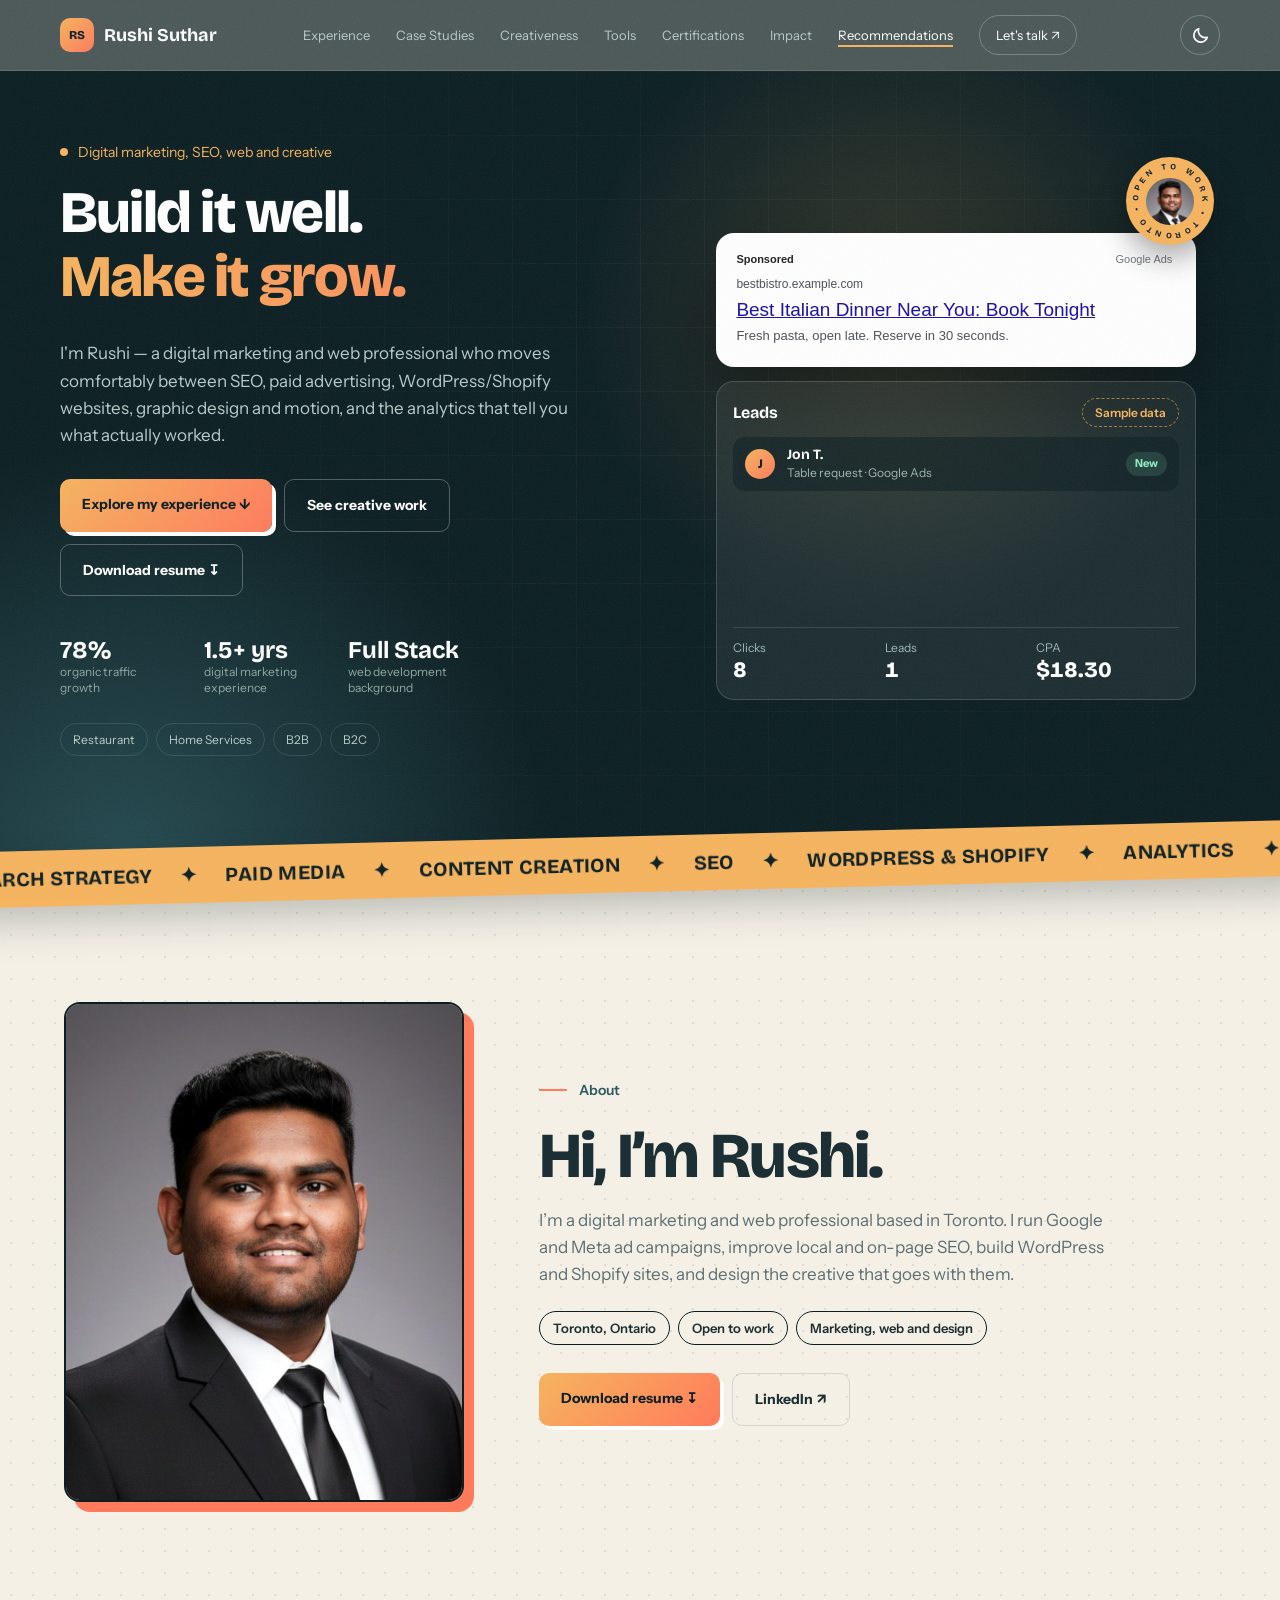
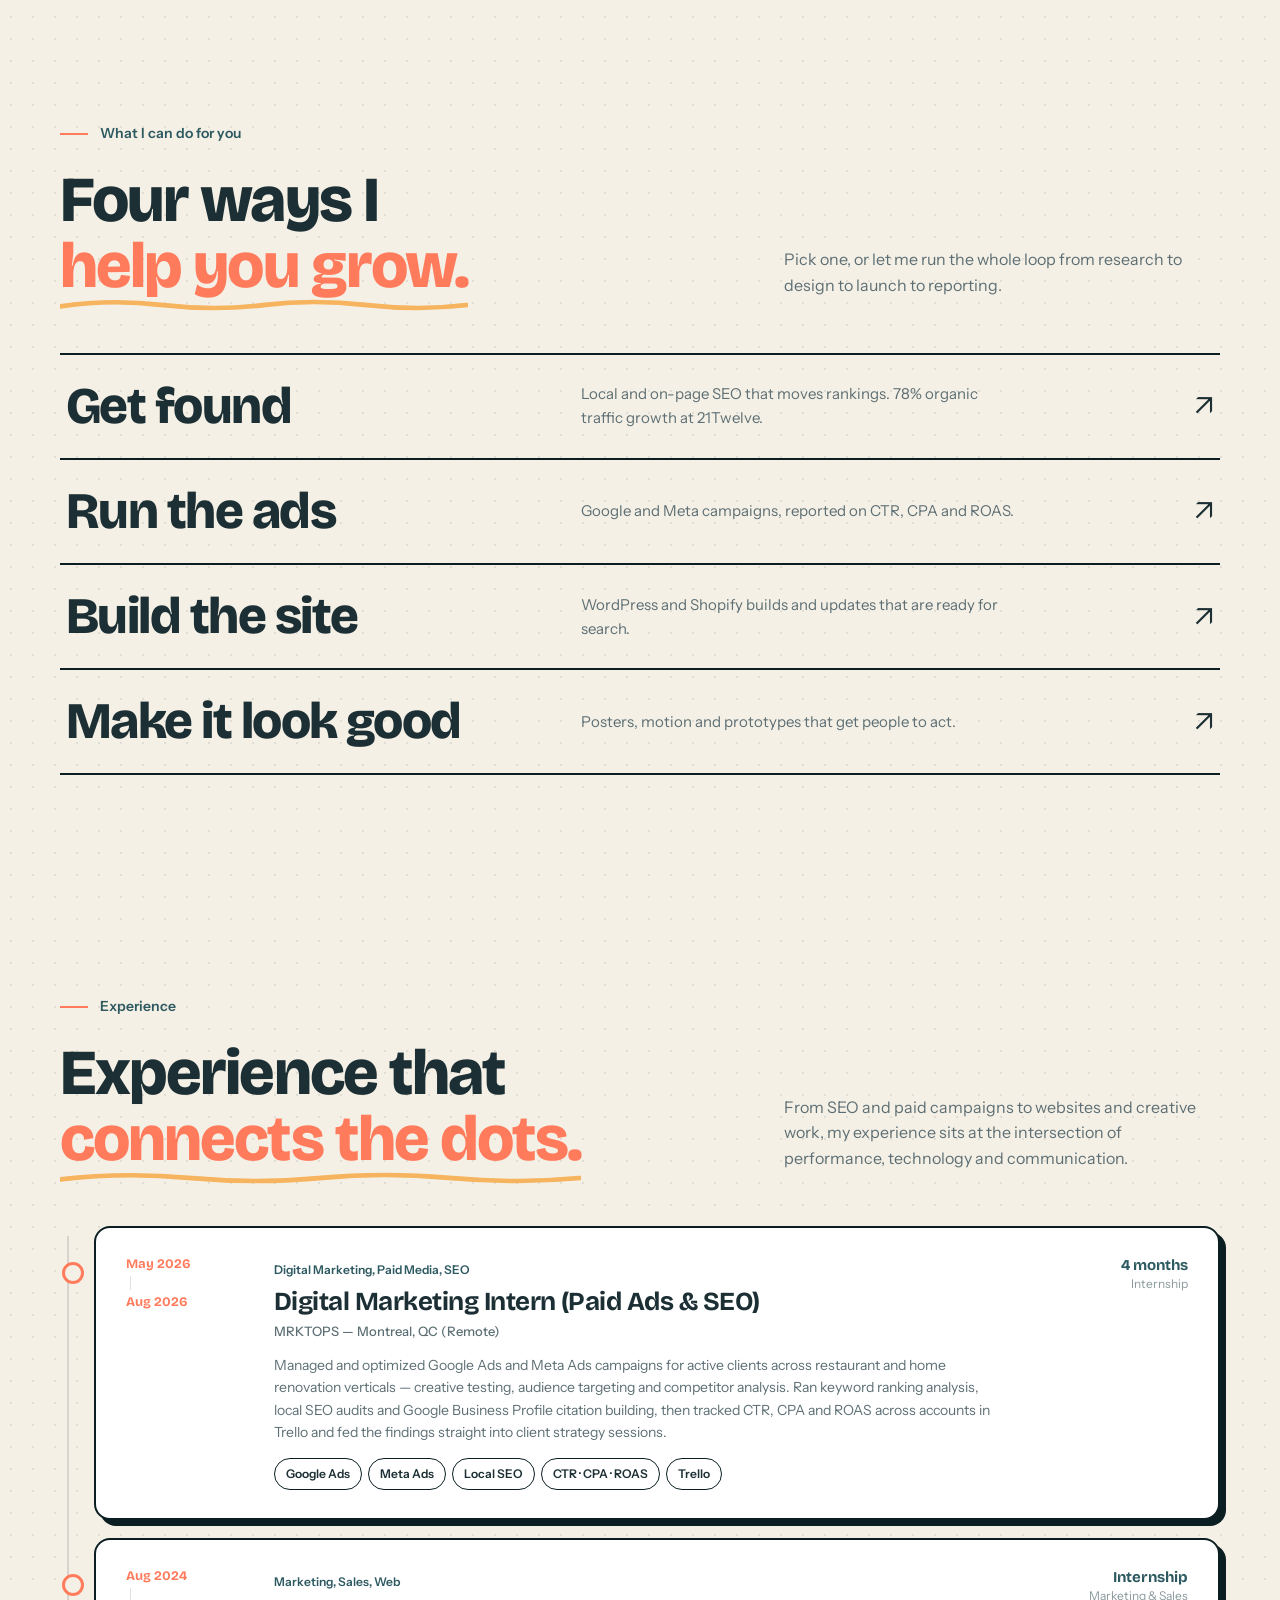
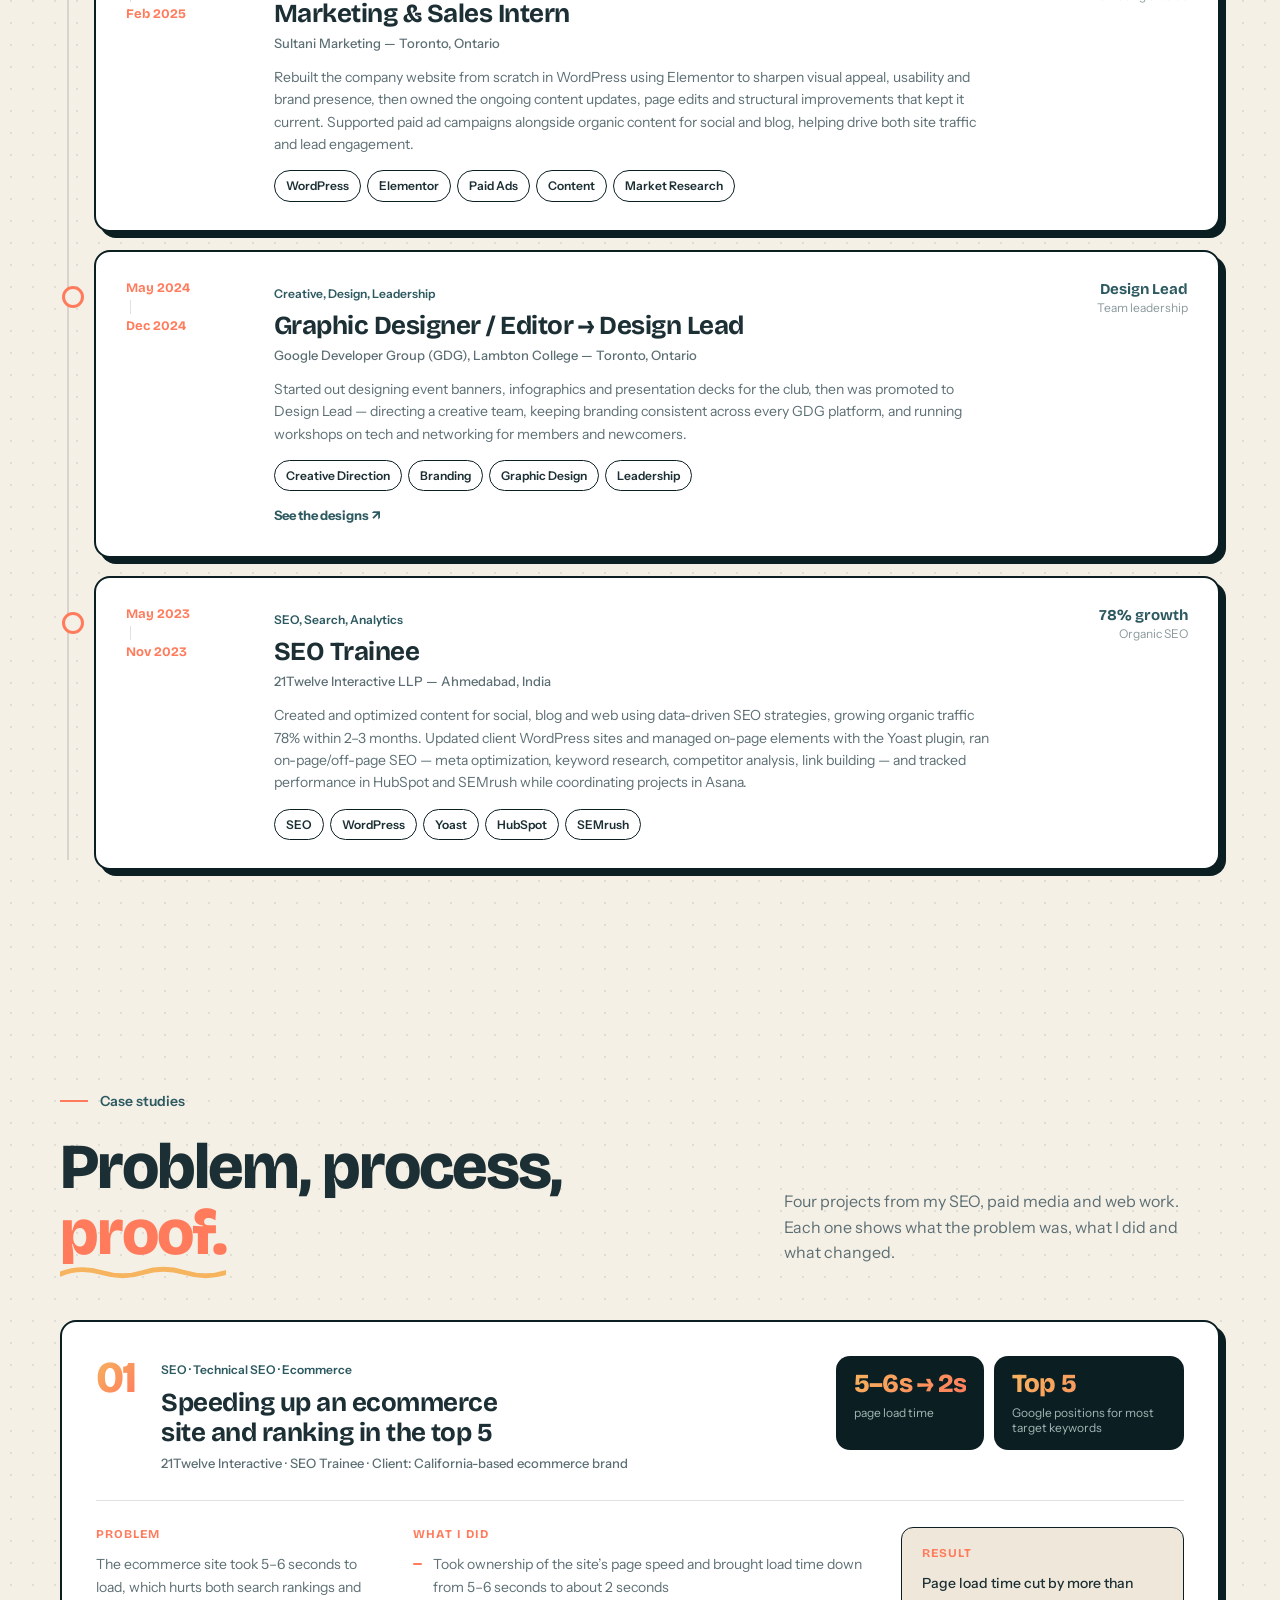
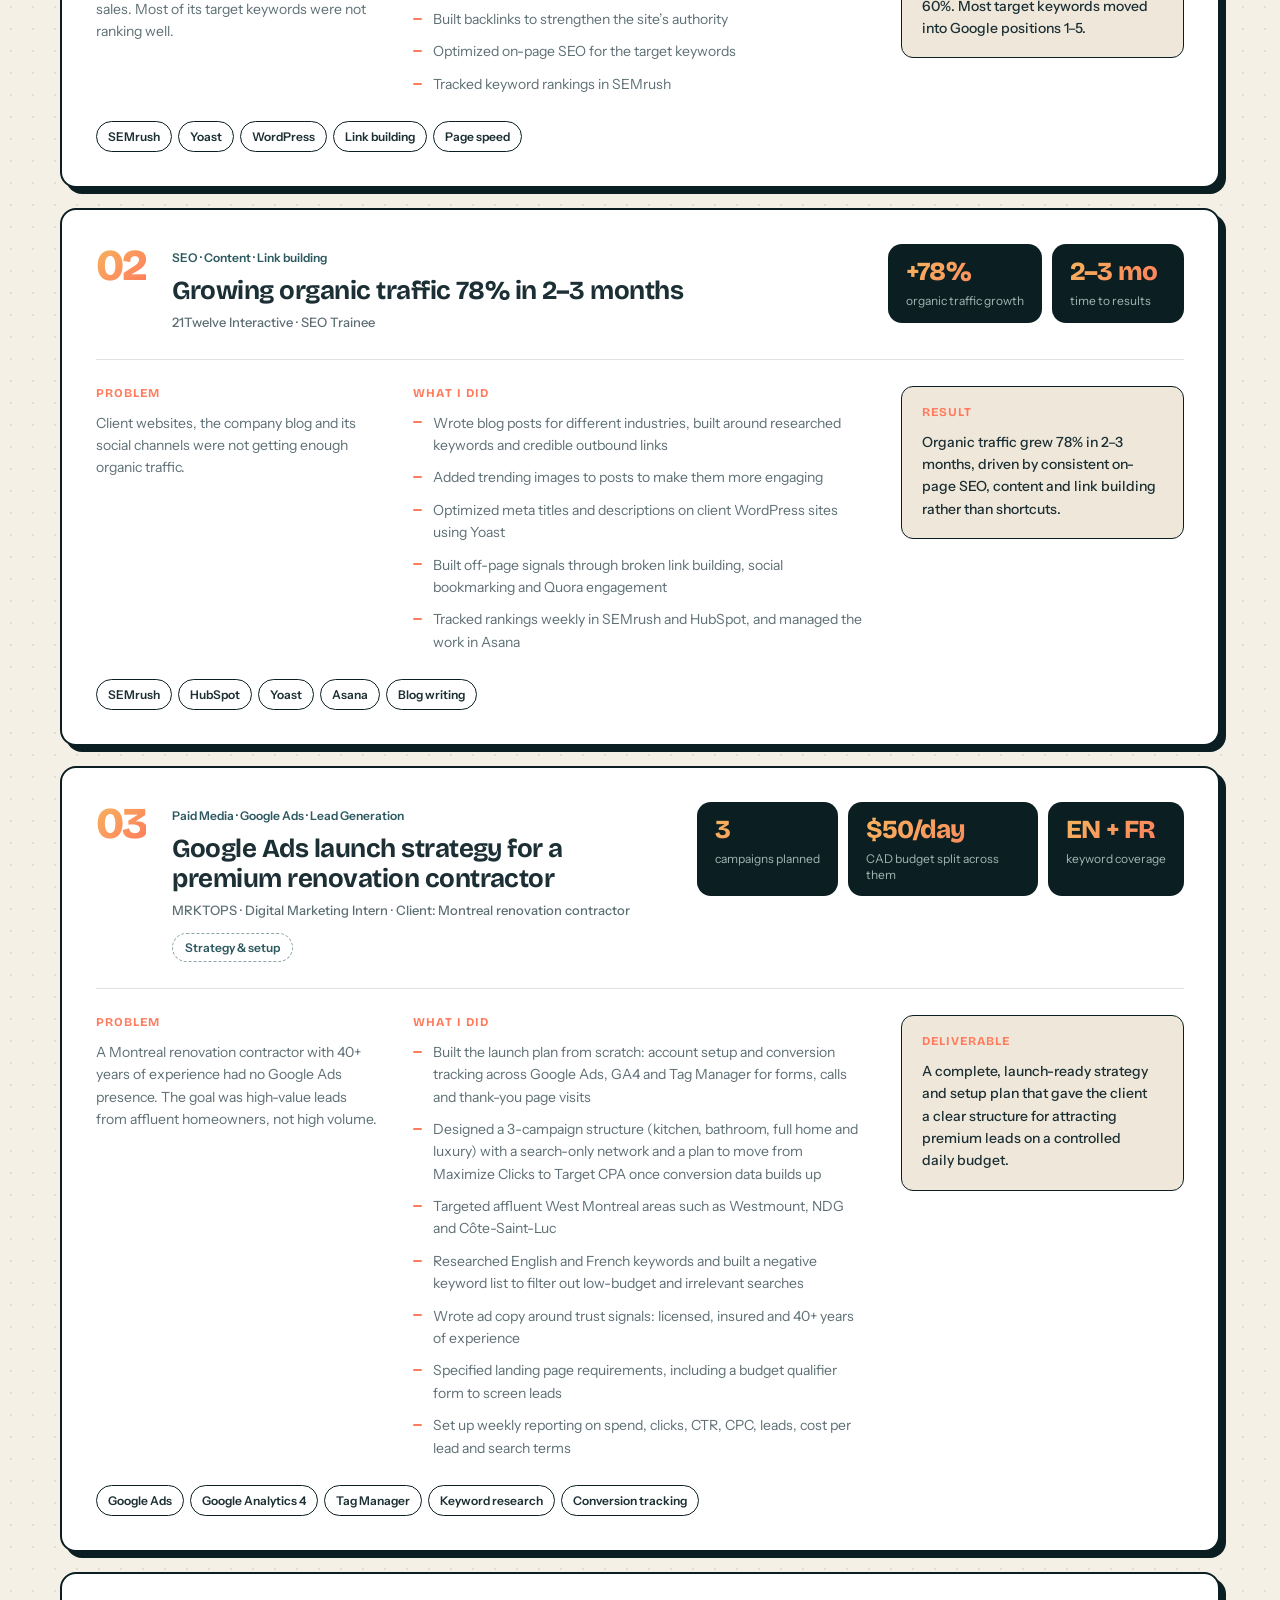
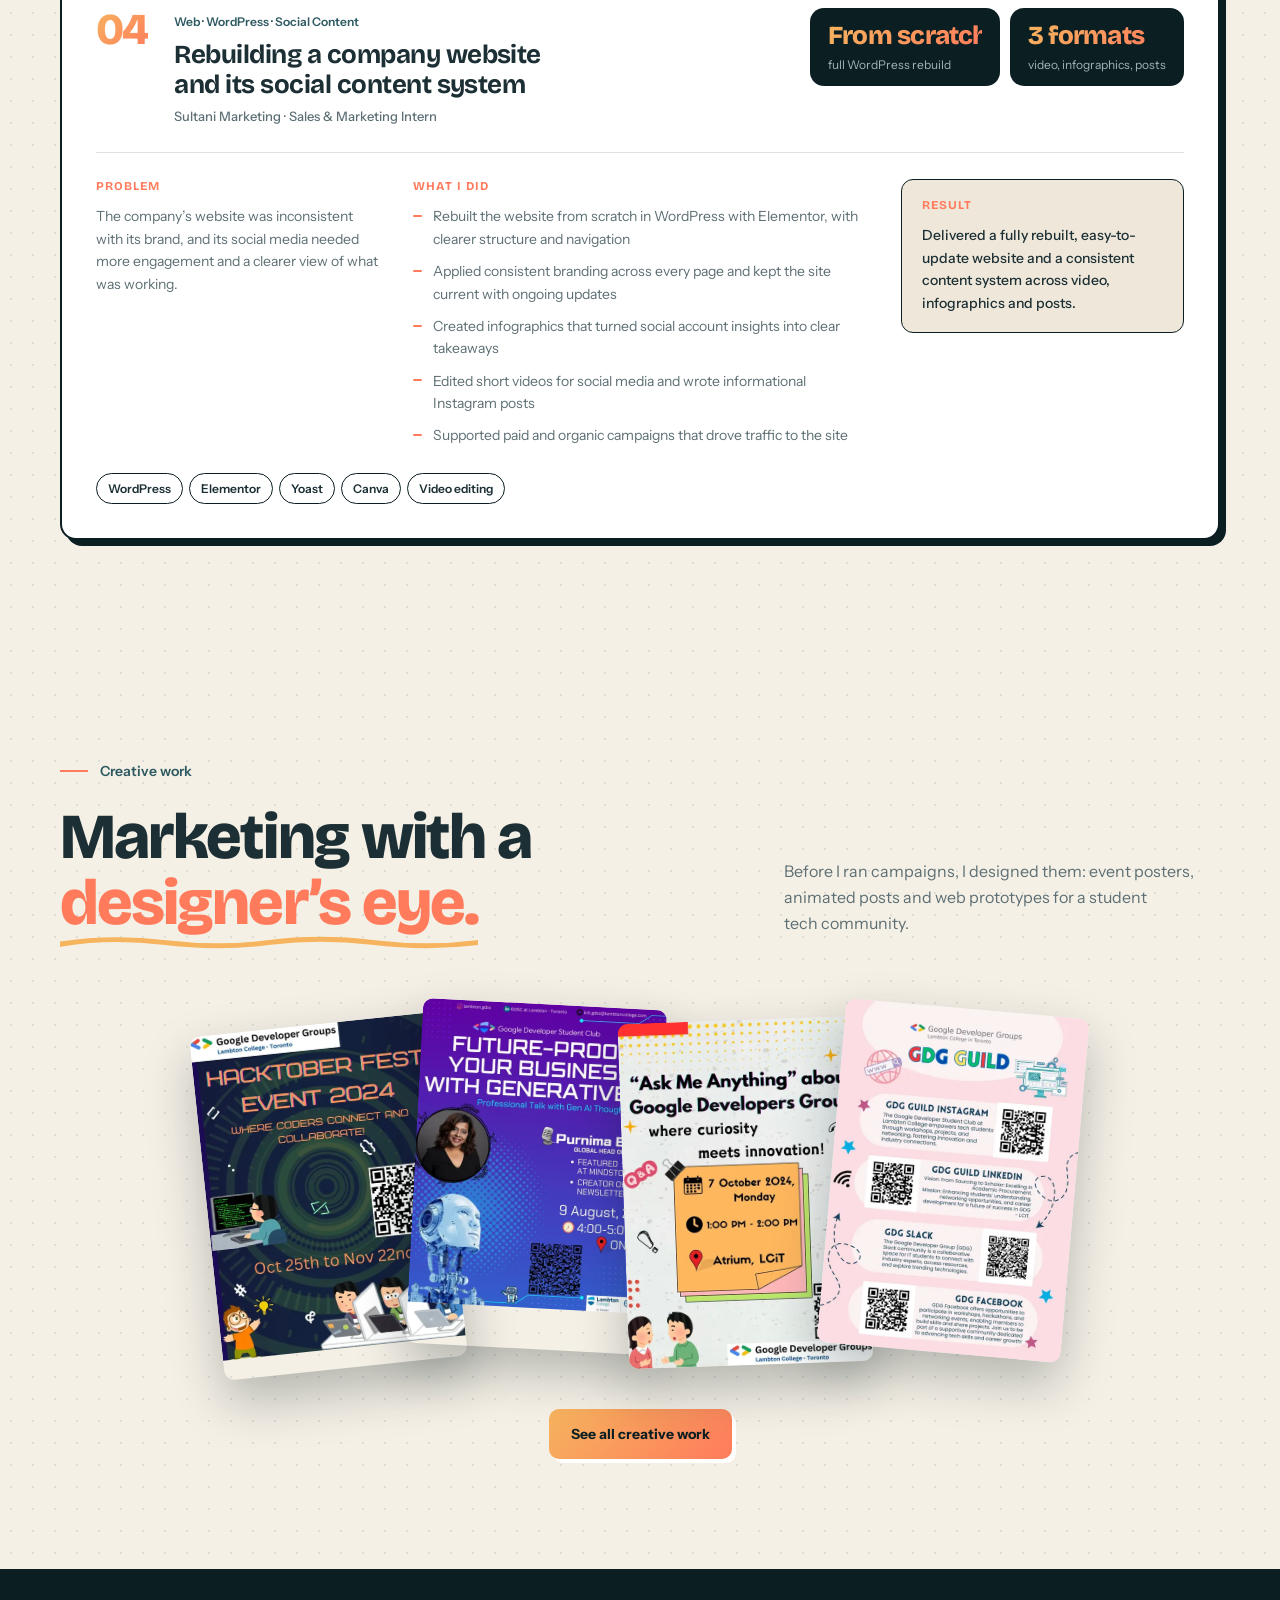
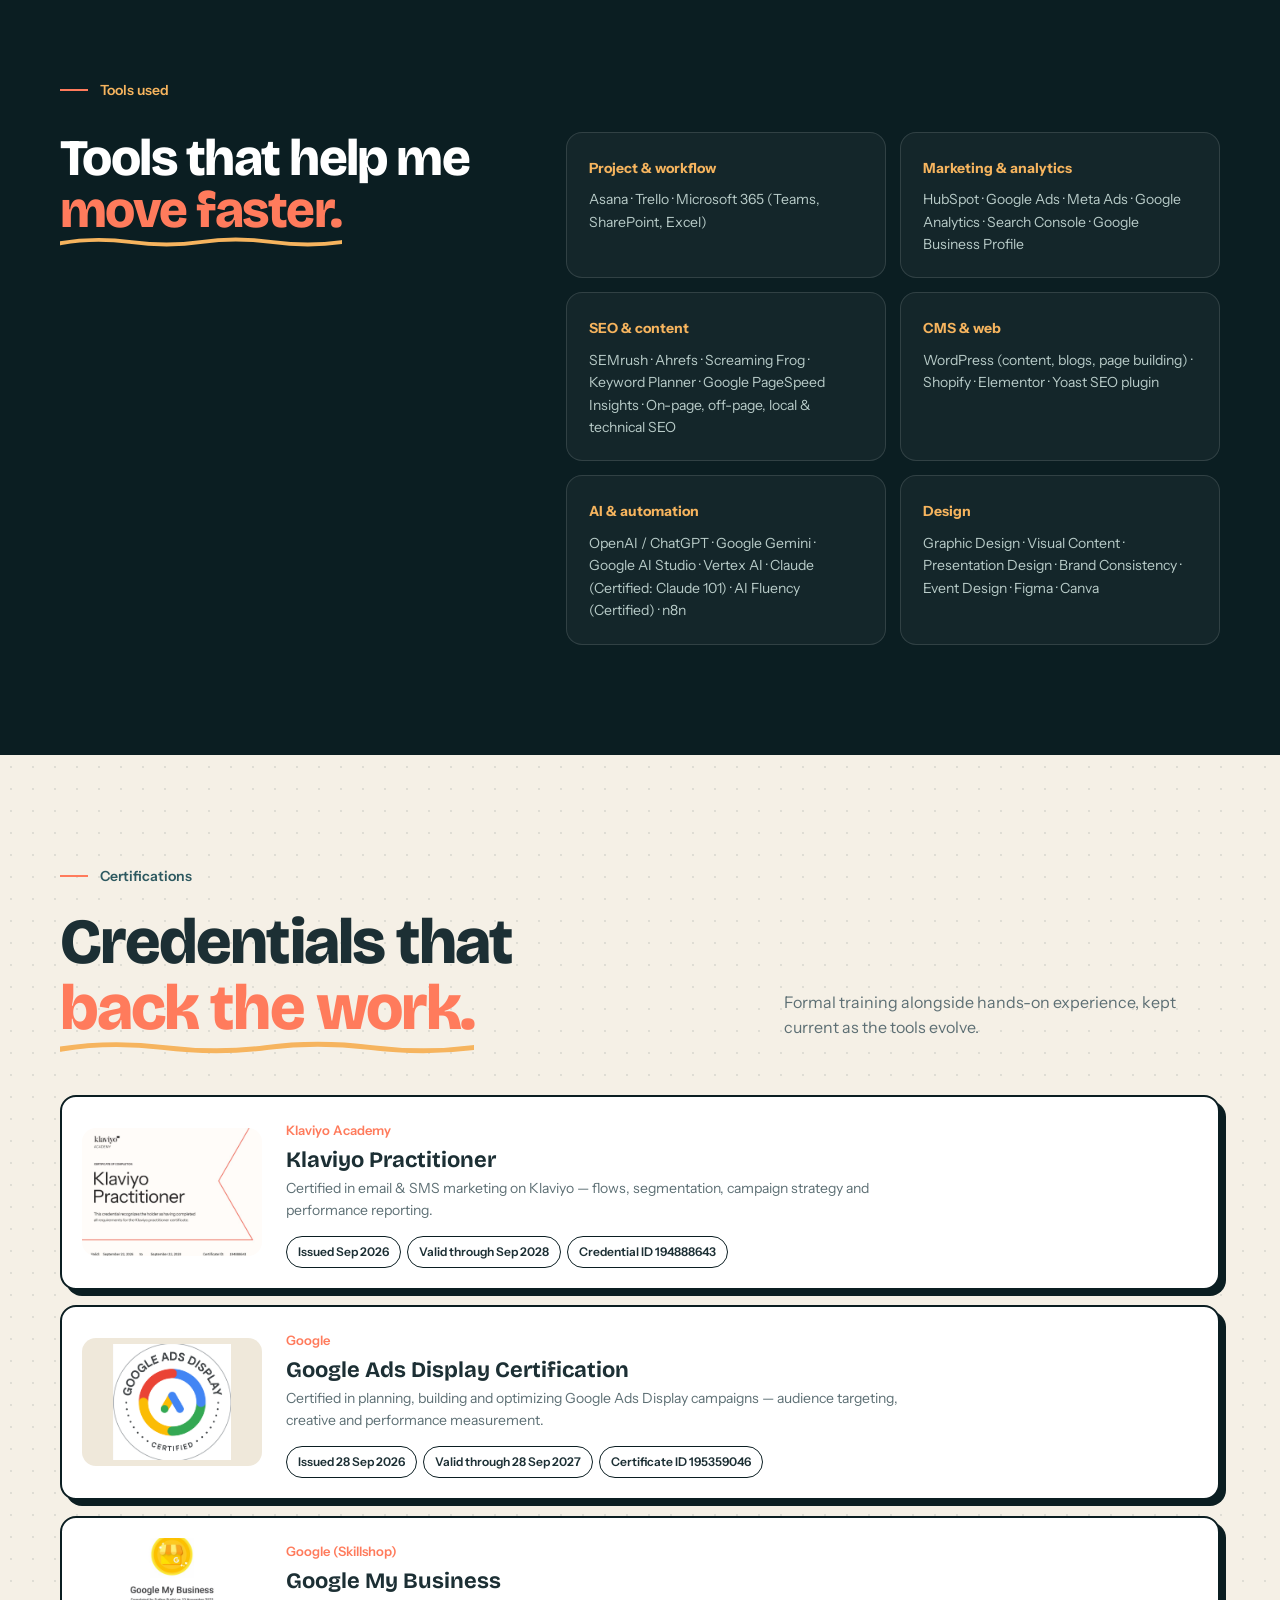
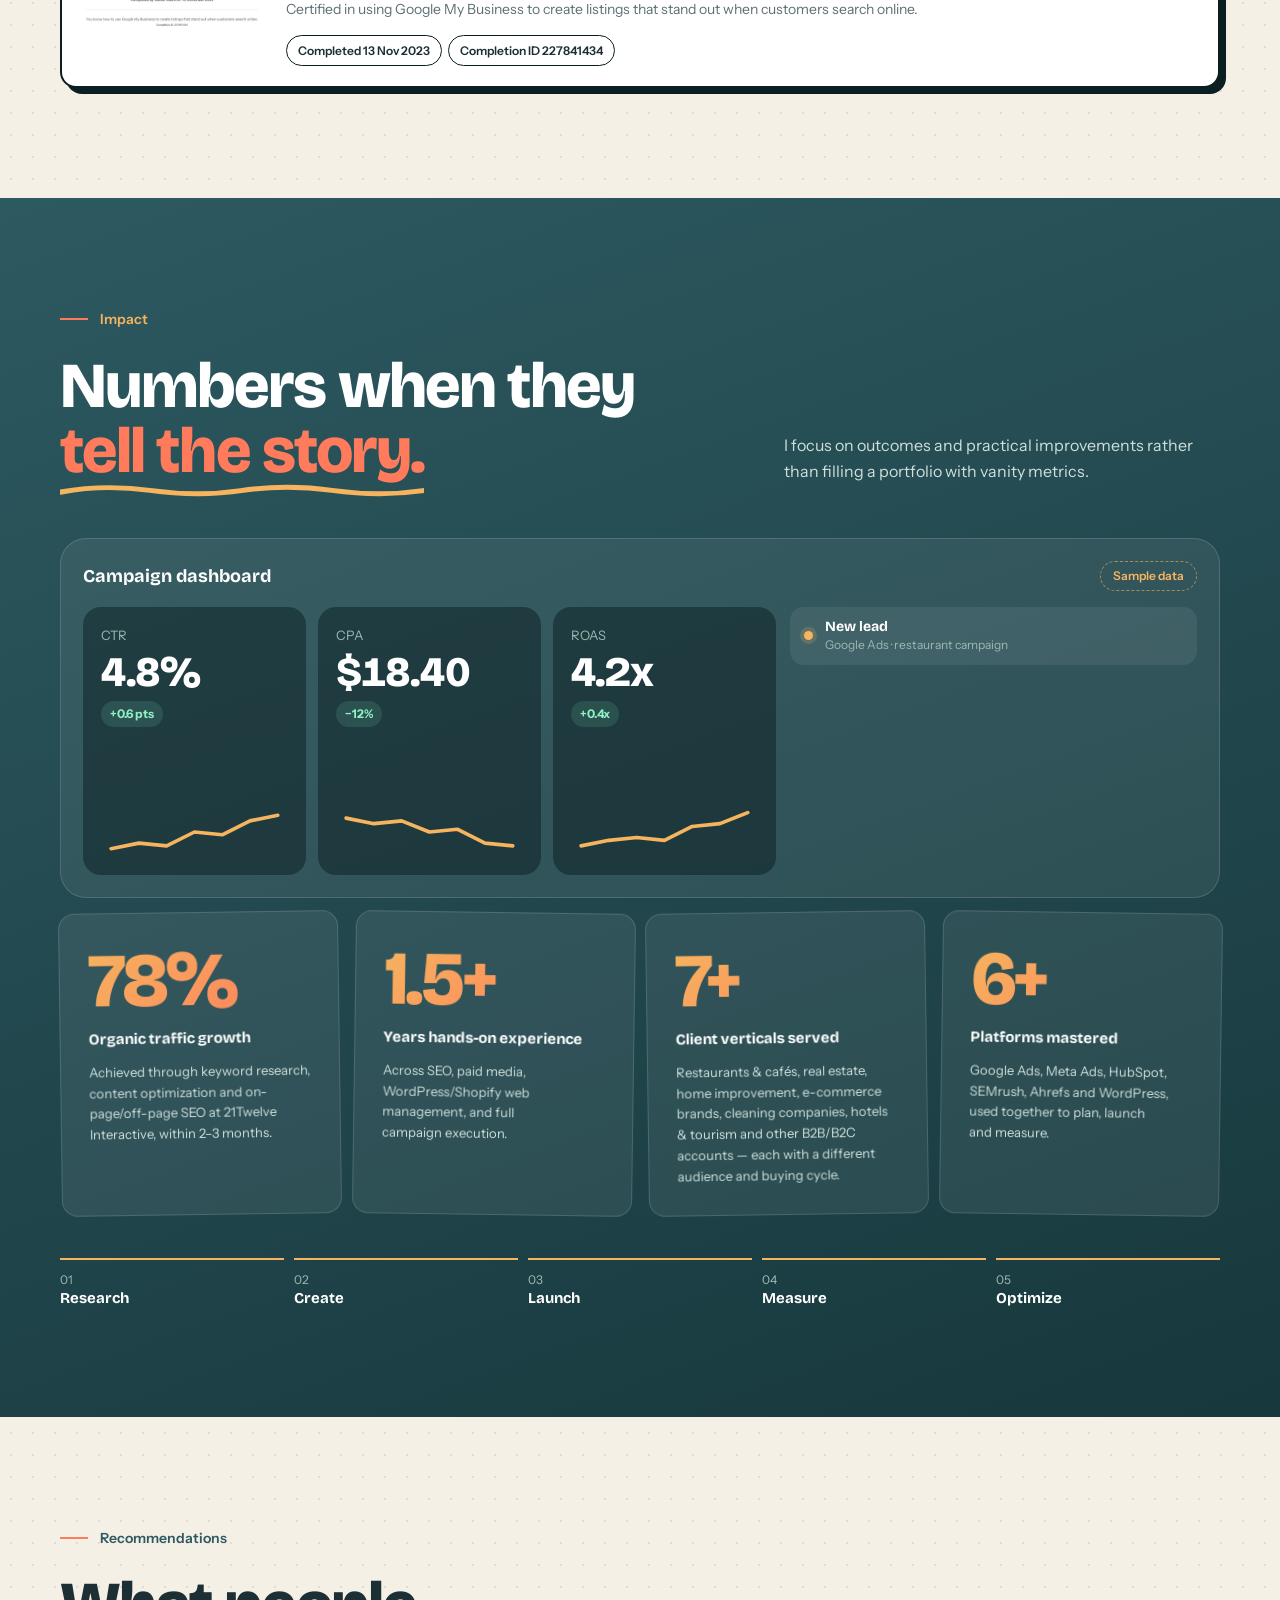
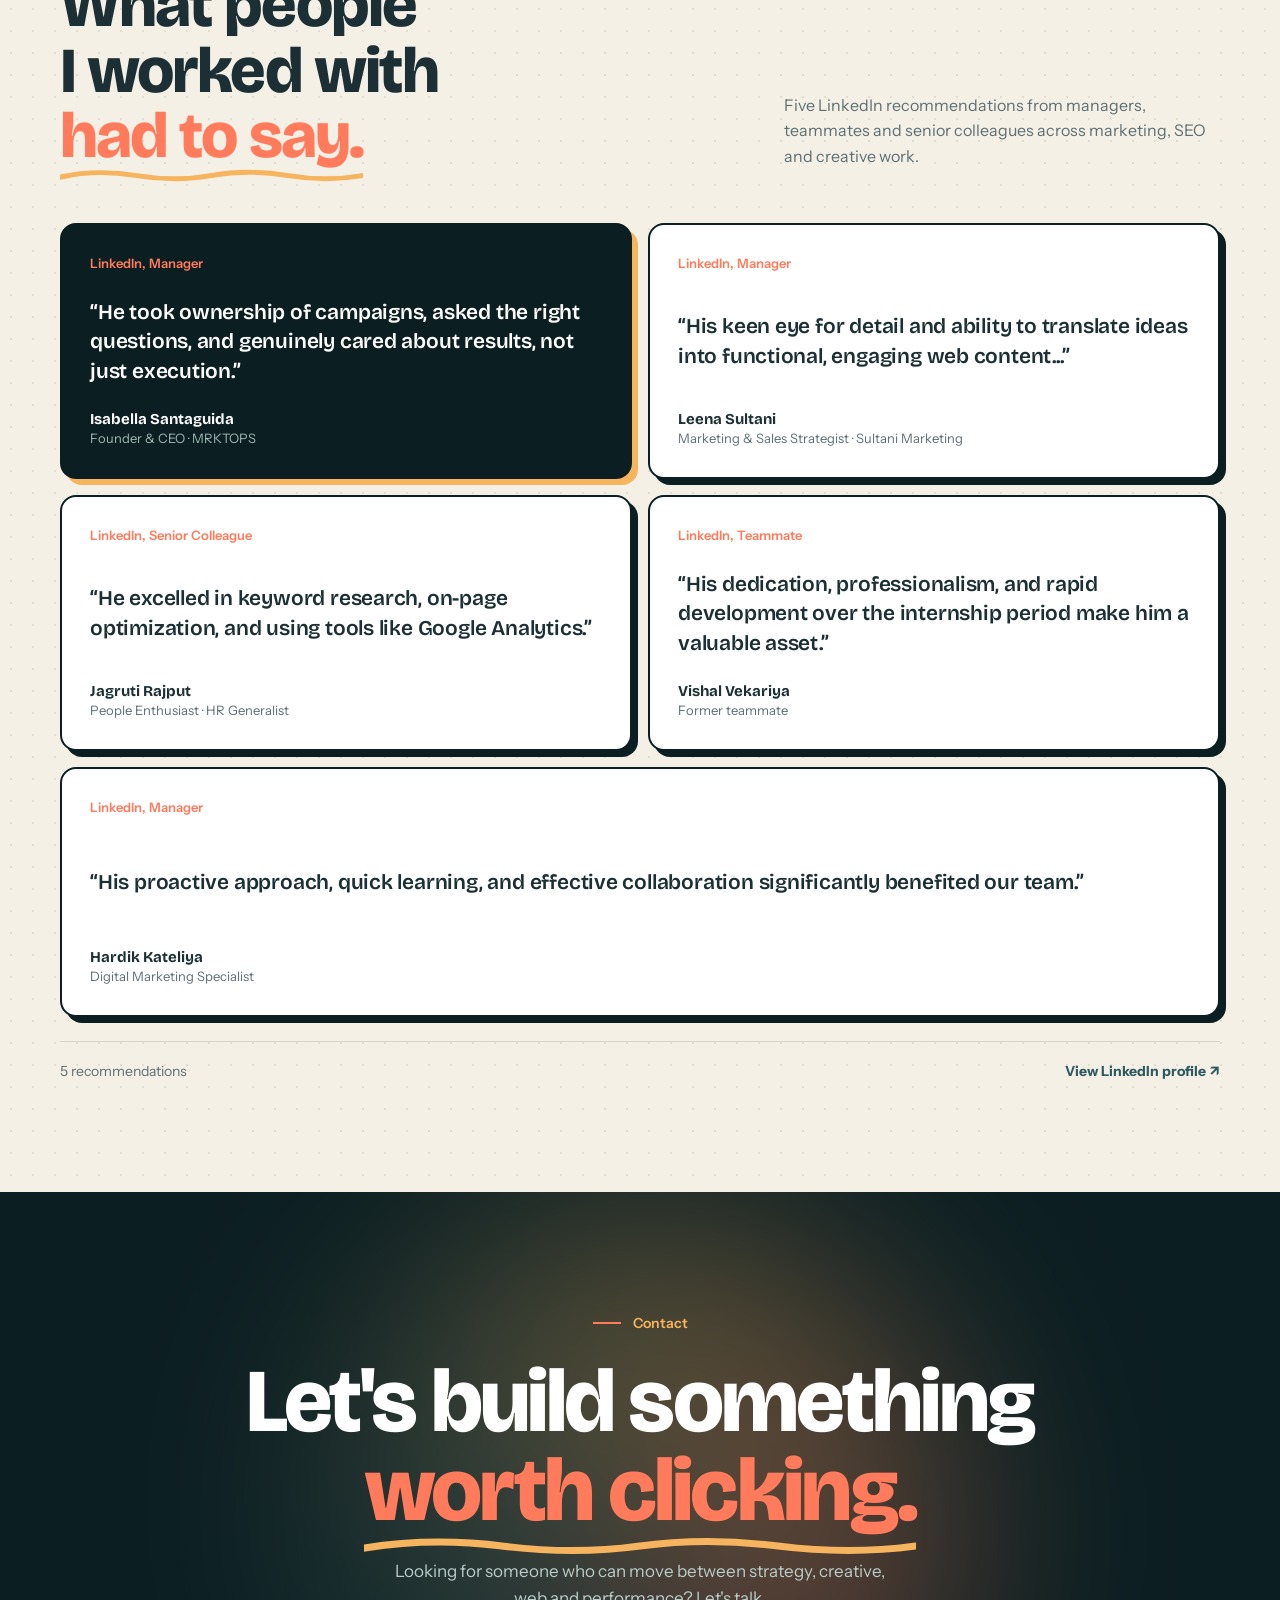
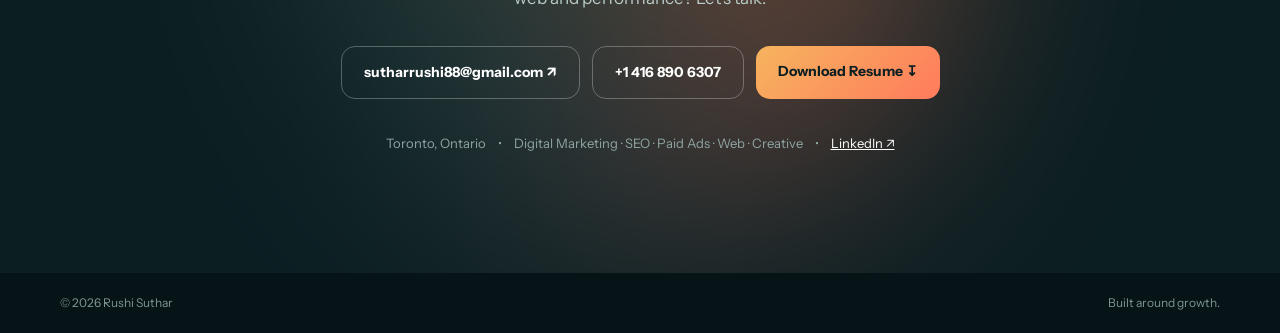
<file: index.html>
<!DOCTYPE html>
<html lang="en">
<head>
<meta charset="UTF-8">
<meta name="viewport" content="width=device-width, initial-scale=1.0">
<meta name="description" content="Rushi Suthar — Digital Marketing, SEO, Paid Media, Web, Graphic Design and Motion portfolio.">
<meta name="theme-color" content="#0b1e22">
<link rel="canonical" href="https://YOUR-DOMAIN.com/">
<meta property="og:type" content="website">
<meta property="og:site_name" content="Rushi Suthar">
<meta property="og:title" content="Rushi Suthar — Digital Marketing & Web">
<meta property="og:description" content="Digital marketing, SEO, paid media, web, graphic design and motion. 78% organic traffic growth, Google and Meta Ads, WordPress and Shopify builds.">
<meta property="og:url" content="https://YOUR-DOMAIN.com/">
<meta property="og:image" content="https://YOUR-DOMAIN.com/assets/og/og-home.jpg">
<meta property="og:image:width" content="1200">
<meta property="og:image:height" content="630">
<meta property="og:image:alt" content="Rushi Suthar, digital marketing and web portfolio">
<meta property="og:locale" content="en_CA">
<meta name="twitter:card" content="summary_large_image">
<meta name="twitter:title" content="Rushi Suthar — Digital Marketing & Web">
<meta name="twitter:description" content="Digital marketing, SEO, paid media, web, graphic design and motion. 78% organic traffic growth, Google and Meta Ads, WordPress and Shopify builds.">
<meta name="twitter:image" content="https://YOUR-DOMAIN.com/assets/og/og-home.jpg">
<script>(function(){try{var t=localStorage.getItem('theme');if(t!=='dark'&&t!=='light')t=matchMedia('(prefers-color-scheme: dark)').matches?'dark':'light';document.documentElement.dataset.theme=t}catch(e){}})()</script>
<title>Rushi Suthar — Digital Marketing & Web</title>
<link rel="preconnect" href="https://fonts.googleapis.com">
<link rel="preconnect" href="https://fonts.gstatic.com" crossorigin>
<link rel="preload" as="style" href="https://fonts.googleapis.com/css2?family=Bricolage+Grotesque:opsz,wght@12..96,500;600;700;800&family=Instrument+Sans:wght@400;500;600;700&display=swap" onload="this.rel='stylesheet'">
<noscript><link rel="stylesheet" href="https://fonts.googleapis.com/css2?family=Bricolage+Grotesque:opsz,wght@12..96,500;600;700;800&family=Instrument+Sans:wght@400;500;600;700&display=swap"></noscript>
<link rel="stylesheet" href="style.css">
<script type="application/ld+json">{"@context":"https://schema.org","@type":"Person","name":"Rushi Suthar","jobTitle":"Digital Marketing and Web Professional","url":"https://YOUR-DOMAIN.com/","image":"https://YOUR-DOMAIN.com/assets/og/og-home.jpg","address":{"@type":"PostalAddress","addressLocality":"Toronto","addressRegion":"ON","addressCountry":"CA"},"sameAs":["https://www.linkedin.com/in/rushi-suthar/"]}</script>
</head>
<body>
<a class="skip" href="#main">Skip to content</a>
<header class="nav-wrap">
  <nav class="nav container">
    <a class="logo" href="#home"><span>RS</span> Rushi Suthar</a>
    <div class="links" id="site-links">
      <a href="#experience">Experience</a>
      <a href="#case-studies">Case Studies</a>
      <a href="design.html">Creativeness</a>
      <a href="#tools">Tools</a>
      <a href="#certifications">Certifications</a>
      <a href="#impact">Impact</a>
      <a href="#recommendations">Recommendations</a>
      <a href="#contact" class="nav-btn">Let's talk ↗</a>
    </div>
    <div class="nav-tools">
      <button class="theme" type="button" aria-label="Switch to dark theme" aria-pressed="false"><svg class="i-sun" viewBox="0 0 24 24" aria-hidden="true"><circle cx="12" cy="12" r="4.2"/><path d="M12 2.5v2.4M12 19.1v2.4M2.5 12h2.4M19.1 12h2.4M5.3 5.3l1.7 1.7M17 17l1.7 1.7M18.7 5.3L17 7M7 17l-1.7 1.7"/></svg><svg class="i-moon" viewBox="0 0 24 24" aria-hidden="true"><path d="M20.5 14.2A8.5 8.5 0 0 1 9.8 3.5a8.6 8.6 0 1 0 10.7 10.7z"/></svg></button>
      <button class="menu" aria-label="Menu" aria-expanded="false" aria-controls="site-links">☰</button>
    </div>
  </nav>
</header>

<main id="main"><span id="home"></span>
<section class="hero-wrap"><div class="hero container">
  <div class="hero-copy">
    <div class="eyebrow"><span></span>Digital marketing, SEO, web and creative</div>
    <h1><span class="ln"><span>Build it well.</span></span><span class="ln"><span class="grad">Make it grow.</span></span></h1>
    <p>I'm Rushi — a digital marketing and web professional who moves comfortably between SEO, paid advertising, WordPress/Shopify websites, graphic design and motion, and the analytics that tell you what actually worked.</p>
    <div class="actions">
      <a href="#experience" class="btn primary">Explore my experience ↓</a>
      <a href="design.html" class="btn light">See creative work</a>
      <a href="Rushi-Suthar-Resume.pdf" download class="btn light">Download resume ↧</a>
    </div>
    <div class="proof">
      <div><b>78%</b><small>organic traffic growth</small></div>
      <div><b>1.5+ yrs</b><small>digital marketing experience</small></div>
      <div><b>Full Stack</b><small>web development background</small></div>
    </div>
    <div class="design-tags verticals-tags"><span>Restaurant</span><span>Home Services</span><span>B2B</span><span>B2C</span></div>
  </div>

  <div class="hero-visual">
    <div class="sticker" aria-hidden="true"><svg viewBox="0 0 120 120"><defs><path id="cp" d="M60 60m-44 0a44 44 0 1 1 88 0a44 44 0 1 1-88 0"/></defs><text><textPath href="#cp" textLength="268" lengthAdjust="spacing">Open to work • Toronto •</textPath></text></svg><b>RS</b></div>
    <div class="adflow" role="img" aria-label="Animated example: an ad gets a click and a new lead appears in a CRM list">
      <div class="ad">
        <div class="ad-top"><span class="ad-tag">Sponsored</span><span class="ad-src"></span></div>
        <div class="ad-url"></div><div class="ad-title"></div><p class="ad-desc"></p>
        <i class="ad-ripple"></i>
        <svg class="ad-cursor" viewBox="0 0 24 24"><path d="M5 3l14 7-6 2-2 6z"/></svg>
      </div>
      <div class="crm">
        <div class="crm-head"><b>Leads</b><span class="sample">Sample data</span></div>
        <ul class="crm-list"></ul>
        <div class="crm-foot"><span>Clicks<b data-k="clicks">0</b></span><span>Leads<b data-k="leads">0</b></span><span>CPA<b data-k="cpa">$0</b></span></div>
      </div>
    </div>
  </div>
  </div>
</div></section>

<div class="ticker"><div class="ticker-track">
  <span>SEARCH STRATEGY</span>✦<span>PAID MEDIA</span>✦<span>CONTENT CREATION</span>✦<span>SEO</span>✦<span>WORDPRESS & SHOPIFY</span>✦<span>ANALYTICS</span>✦<span>GRAPHIC DESIGN</span>✦<span>MOTION</span>✦<span>BRANDING</span>✦
  <span>SEARCH STRATEGY</span>✦<span>PAID MEDIA</span>✦<span>CONTENT OPTIMIZATION</span>✦<span>LOCAL SEO</span>✦
</div></div>

<section id="about" class="section container about" hidden>
  <figure class="about-photo"><img src="assets/headshot.jpg" alt="Portrait of Rushi Suthar" width="480" height="600" loading="lazy" decoding="async"></figure>
  <div class="about-copy">
    <div class="label">About</div>
    <h2>Hi, I’m Rushi.</h2>
    <p>I’m a digital marketing and web professional based in Toronto. I run Google and Meta ad campaigns, improve local and on-page SEO, build WordPress and Shopify sites, and design the creative that goes with them.</p>
    <div class="about-facts"><span>Toronto, Ontario</span><span>Open to work</span><span>Marketing, web and design</span></div>
    <div class="actions"><a href="Rushi-Suthar-Resume.pdf" download class="btn primary">Download resume ↧</a><a href="https://www.linkedin.com/in/rushi-suthar/" target="_blank" rel="noopener" class="btn light">LinkedIn ↗</a></div>
  </div>
</section>

<section id="services" class="section container">
  <div class="label">What I can do for you</div>
  <div class="section-intro">
    <h2>Four ways I<br><em>help you grow.</em></h2>
    <p>Pick one, or let me run the whole loop from research to design to launch to reporting.</p>
  </div>
  <div class="svc">
    <a href="#impact"><b>Get found</b><span>Local and on-page SEO that moves rankings. 78% organic traffic growth at 21Twelve.</span><i>↗</i></a>
    <a href="#experience"><b>Run the ads</b><span>Google and Meta campaigns, reported on CTR, CPA and ROAS.</span><i>↗</i></a>
    <a href="#tools"><b>Build the site</b><span>WordPress and Shopify builds and updates that are ready for search.</span><i>↗</i></a>
    <a href="design.html"><b>Make it look good</b><span>Posters, motion and prototypes that get people to act.</span><i>↗</i></a>
  </div>
</section>

<section id="experience" class="section container">
  <div class="label">Experience</div>
  <div class="section-intro">
    <h2>Experience that<br><em>connects the dots.</em></h2>
    <p>From SEO and paid campaigns to websites and creative work, my experience sits at the intersection of performance, technology and communication.</p>
  </div>

  <div class="experience-list">
    <article class="experience-card reveal">
      <div class="exp-date"><b>May 2026</b><i></i><b>Aug 2026</b></div>
      <div class="exp-main">
        <span class="category">Digital Marketing, Paid Media, SEO</span>
        <h3>Digital Marketing Intern (Paid Ads &amp; SEO)</h3>
        <h4>MRKTOPS — Montreal, QC (Remote)</h4>
        <p>Managed and optimized Google Ads and Meta Ads campaigns for active clients across restaurant and home renovation verticals — creative testing, audience targeting and competitor analysis. Ran keyword ranking analysis, local SEO audits and Google Business Profile citation building, then tracked CTR, CPA and ROAS across accounts in Trello and fed the findings straight into client strategy sessions.</p>
        <div class="exp-tags"><i>Google Ads</i><i>Meta Ads</i><i>Local SEO</i><i>CTR · CPA · ROAS</i><i>Trello</i></div>
      </div>
      <div class="exp-note"><b>4 months</b><span>Internship</span></div>
    </article>

    <article class="experience-card reveal">
      <div class="exp-date"><b>Aug 2024</b><i></i><b>Feb 2025</b></div>
      <div class="exp-main">
        <span class="category">Marketing, Sales, Web</span>
        <h3>Marketing &amp; Sales Intern</h3>
        <h4>Sultani Marketing — Toronto, Ontario</h4>
        <p>Rebuilt the company website from scratch in WordPress using Elementor to sharpen visual appeal, usability and brand presence, then owned the ongoing content updates, page edits and structural improvements that kept it current. Supported paid ad campaigns alongside organic content for social and blog, helping drive both site traffic and lead engagement.</p>
        <div class="exp-tags"><i>WordPress</i><i>Elementor</i><i>Paid Ads</i><i>Content</i><i>Market Research</i></div>
      </div>
      <div class="exp-note"><b>Internship</b><span>Marketing &amp; Sales</span></div>
    </article>

    <article class="experience-card reveal">
      <div class="exp-date"><b>May 2024</b><i></i><b>Dec 2024</b></div>
      <div class="exp-main">
        <span class="category">Creative, Design, Leadership</span>
        <h3>Graphic Designer / Editor → Design Lead</h3>
        <h4>Google Developer Group (GDG), Lambton College — Toronto, Ontario</h4>
        <p>Started out designing event banners, infographics and presentation decks for the club, then was promoted to Design Lead — directing a creative team, keeping branding consistent across every GDG platform, and running workshops on tech and networking for members and newcomers.</p>
        <div class="exp-tags"><i>Creative Direction</i><i>Branding</i><i>Graphic Design</i><i>Leadership</i></div>
        <a class="exp-link" href="design.html">See the designs ↗</a>
      </div>
      <div class="exp-note"><b>Design Lead</b><span>Team leadership</span></div>
    </article>

    <article class="experience-card reveal">
      <div class="exp-date"><b>May 2023</b><i></i><b>Nov 2023</b></div>
      <div class="exp-main">
        <span class="category">SEO, Search, Analytics</span>
        <h3>SEO Trainee</h3>
        <h4>21Twelve Interactive LLP — Ahmedabad, India</h4>
        <p>Created and optimized content for social, blog and web using data-driven SEO strategies, growing organic traffic 78% within 2–3 months. Updated client WordPress sites and managed on-page elements with the Yoast plugin, ran on-page/off-page SEO — meta optimization, keyword research, competitor analysis, link building — and tracked performance in HubSpot and SEMrush while coordinating projects in Asana.</p>
        <div class="exp-tags"><i>SEO</i><i>WordPress</i><i>Yoast</i><i>HubSpot</i><i>SEMrush</i></div>
      </div>
      <div class="exp-note"><b>78% growth</b><span>Organic SEO</span></div>
    </article>
  </div>
</section>

<section id="case-studies" class="section container">
  <div class="label">Case studies</div>
  <div class="section-intro">
    <h2>Problem, process,<br><em>proof.</em></h2>
    <p>Four projects from my SEO, paid media and web work. Each one shows what the problem was, what I did and what changed.</p>
  </div>

  <div class="study-list">

    <!-- Case study 1: Ecommerce SEO and page speed -->
    <article class="study reveal">
      <header class="study-head">
        <span class="study-num">01</span>
        <div class="study-title">
          <span class="category">SEO · Technical SEO · Ecommerce</span>
          <h3>Speeding up an ecommerce site and ranking in the top 5</h3>
          <!-- To name the client, change the line below to "Nova of California" only if you have permission. -->
          <h4>21Twelve Interactive · SEO Trainee · Client: California-based ecommerce brand</h4>
        </div>
        <div class="study-metrics">
          <div><strong>5–6s → 2s</strong><span>page load time</span></div>
          <div><strong>Top 5</strong><span>Google positions for most target keywords</span></div>
        </div>
      </header>
      <div class="study-body">
        <div>
          <h5>Problem</h5>
          <p>The ecommerce site took 5–6 seconds to load, which hurts both search rankings and sales. Most of its target keywords were not ranking well.</p>
        </div>
        <div>
          <h5>What I did</h5>
          <ul>
            <li>Took ownership of the site’s page speed and brought load time down from 5–6 seconds to about 2 seconds</li>
            <li>Built backlinks to strengthen the site’s authority</li>
            <li>Optimized on-page SEO for the target keywords</li>
            <li>Tracked keyword rankings in SEMrush</li>
          </ul>
        </div>
        <div class="study-result">
          <h5>Result</h5>
          <p>Page load time cut by more than 60%. Most target keywords moved into Google positions 1–5.</p>
        </div>
      </div>
      <div class="exp-tags"><i>SEMrush</i><i>Yoast</i><i>WordPress</i><i>Link building</i><i>Page speed</i></div>
    </article>

    <!-- Case study 2: Organic traffic growth -->
    <article class="study reveal">
      <header class="study-head">
        <span class="study-num">02</span>
        <div class="study-title">
          <span class="category">SEO · Content · Link building</span>
          <h3>Growing organic traffic 78% in 2–3 months</h3>
          <h4>21Twelve Interactive · SEO Trainee</h4>
        </div>
        <div class="study-metrics">
          <div><strong data-count>+78%</strong><span>organic traffic growth</span></div>
          <div><strong>2–3 mo</strong><span>time to results</span></div>
        </div>
      </header>
      <div class="study-body">
        <div>
          <h5>Problem</h5>
          <p>Client websites, the company blog and its social channels were not getting enough organic traffic.</p>
        </div>
        <div>
          <h5>What I did</h5>
          <ul>
            <li>Wrote blog posts for different industries, built around researched keywords and credible outbound links</li>
            <li>Added trending images to posts to make them more engaging</li>
            <li>Optimized meta titles and descriptions on client WordPress sites using Yoast</li>
            <li>Built off-page signals through broken link building, social bookmarking and Quora engagement</li>
            <li>Tracked rankings weekly in SEMrush and HubSpot, and managed the work in Asana</li>
          </ul>
        </div>
        <div class="study-result">
          <h5>Result</h5>
          <p>Organic traffic grew 78% in 2–3 months, driven by consistent on-page SEO, content and link building rather than shortcuts.</p>
        </div>
      </div>
      <div class="exp-tags"><i>SEMrush</i><i>HubSpot</i><i>Yoast</i><i>Asana</i><i>Blog writing</i></div>
    </article>

    <!-- Case study 3: Google Ads launch strategy (strategy and setup, no live results claimed) -->
    <article class="study reveal">
      <header class="study-head">
        <span class="study-num">03</span>
        <div class="study-title">
          <span class="category">Paid Media · Google Ads · Lead Generation</span>
          <h3>Google Ads launch strategy for a premium renovation contractor</h3>
          <!-- To name the client, ask Isabella at MRKTOPS first. -->
          <h4>MRKTOPS · Digital Marketing Intern · Client: Montreal renovation contractor</h4>
          <span class="study-badge">Strategy &amp; setup</span>
        </div>
        <div class="study-metrics">
          <div><strong>3</strong><span>campaigns planned</span></div>
          <div><strong>$50/day</strong><span>CAD budget split across them</span></div>
          <div><strong>EN + FR</strong><span>keyword coverage</span></div>
        </div>
      </header>
      <div class="study-body">
        <div>
          <h5>Problem</h5>
          <p>A Montreal renovation contractor with 40+ years of experience had no Google Ads presence. The goal was high-value leads from affluent homeowners, not high volume.</p>
        </div>
        <div>
          <h5>What I did</h5>
          <ul>
            <li>Built the launch plan from scratch: account setup and conversion tracking across Google Ads, GA4 and Tag Manager for forms, calls and thank-you page visits</li>
            <li>Designed a 3-campaign structure (kitchen, bathroom, full home and luxury) with a search-only network and a plan to move from Maximize Clicks to Target CPA once conversion data builds up</li>
            <li>Targeted affluent West Montreal areas such as Westmount, NDG and Côte-Saint-Luc</li>
            <li>Researched English and French keywords and built a negative keyword list to filter out low-budget and irrelevant searches</li>
            <li>Wrote ad copy around trust signals: licensed, insured and 40+ years of experience</li>
            <li>Specified landing page requirements, including a budget qualifier form to screen leads</li>
            <li>Set up weekly reporting on spend, clicks, CTR, CPC, leads, cost per lead and search terms</li>
          </ul>
        </div>
        <div class="study-result">
          <h5>Deliverable</h5>
          <p>A complete, launch-ready strategy and setup plan that gave the client a clear structure for attracting premium leads on a controlled daily budget.</p>
        </div>
      </div>
      <div class="exp-tags"><i>Google Ads</i><i>Google Analytics 4</i><i>Tag Manager</i><i>Keyword research</i><i>Conversion tracking</i></div>
    </article>

    <!-- Case study 4: Website rebuild and social content -->
    <article class="study reveal">
      <header class="study-head">
        <span class="study-num">04</span>
        <div class="study-title">
          <span class="category">Web · WordPress · Social Content</span>
          <h3>Rebuilding a company website and its social content system</h3>
          <h4>Sultani Marketing · Sales &amp; Marketing Intern</h4>
        </div>
        <div class="study-metrics">
          <div><strong>From scratch</strong><span>full WordPress rebuild</span></div>
          <div><strong>3 formats</strong><span>video, infographics, posts</span></div>
        </div>
      </header>
      <div class="study-body">
        <div>
          <h5>Problem</h5>
          <p>The company’s website was inconsistent with its brand, and its social media needed more engagement and a clearer view of what was working.</p>
        </div>
        <div>
          <h5>What I did</h5>
          <ul>
            <li>Rebuilt the website from scratch in WordPress with Elementor, with clearer structure and navigation</li>
            <li>Applied consistent branding across every page and kept the site current with ongoing updates</li>
            <li>Created infographics that turned social account insights into clear takeaways</li>
            <li>Edited short videos for social media and wrote informational Instagram posts</li>
            <li>Supported paid and organic campaigns that drove traffic to the site</li>
          </ul>
        </div>
        <div class="study-result">
          <h5>Result</h5>
          <p>Delivered a fully rebuilt, easy-to-update website and a consistent content system across video, infographics and posts.</p>
        </div>
      </div>
      <div class="exp-tags"><i>WordPress</i><i>Elementor</i><i>Yoast</i><i>Canva</i><i>Video editing</i></div>
    </article>

  </div>
</section>

<section id="creative" class="section container">
  <div class="label">Creative work</div>
  <div class="section-intro">
    <h2>Marketing with a<br><em>designer’s eye.</em></h2>
    <p>Before I ran campaigns, I designed them: event posters, animated posts and web prototypes for a student tech community.</p>
  </div>
  <div class="teaser">
    <a href="design.html#posters" style="--r:-6;--y:14"><img src="assets/posters/sm/hacktober-oct25.webp" width="560" height="747" decoding="async" alt="Hacktober Fest 2024 poster" loading="lazy"></a>
    <a href="design.html#posters" style="--r:3;--y:-6"><img src="assets/posters/sm/genai.webp" width="560" height="700" decoding="async" alt="Generative AI talk poster" loading="lazy"></a>
    <a href="design.html#posters" style="--r:-2;--y:10"><img src="assets/posters/sm/ama-oct7.webp" width="560" height="792" decoding="async" alt="Ask Me Anything poster" loading="lazy"></a>
    <a href="design.html#posters" style="--r:5;--y:-2"><img src="assets/posters/sm/guild.webp" width="560" height="792" decoding="async" alt="GDG Guild poster" loading="lazy"></a>
  </div>
  <div class="teaser-cta"><a href="design.html" class="btn primary">See all creative work</a></div>
</section>

<section id="tools" class="section toolkit">
<div class="container">
  <div class="label">Tools used</div>
  <div class="toolkit-grid">
    <div class="toolkit-intro">
      <h2>Tools that help me<br><em>move faster.</em></h2>
      
    </div>
    <div class="tool-list">
      <div><small>Project & workflow</small><p>Asana · Trello · Microsoft 365 (Teams, SharePoint, Excel)</p></div>
      <div><small>Marketing & analytics</small><p>HubSpot · Google Ads · Meta Ads · Google Analytics · Search Console · Google Business Profile</p></div>
      <div><small>SEO & content</small><p>SEMrush · Ahrefs · Screaming Frog · Keyword Planner · Google PageSpeed Insights · On-page, off-page, local & technical SEO</p></div>
      <div><small>CMS & web</small><p>WordPress (content, blogs, page building) · Shopify · Elementor · Yoast SEO plugin</p></div>
      <div><small>AI & automation</small><p>OpenAI / ChatGPT · Google Gemini · Google AI Studio · Vertex AI · Claude (Certified: Claude 101) · AI Fluency (Certified) · n8n</p></div>
      <div><small>Design</small><p>Graphic Design · Visual Content · Presentation Design · Brand Consistency · Event Design · Figma · Canva</p></div>
    </div>
  </div>
</div>
</section>

<section id="certifications" class="section container">
  <div class="label">Certifications</div>
  <div class="section-intro">
    <h2>Credentials that<br><em>back the work.</em></h2>
    <p>Formal training alongside hands-on experience, kept current as the tools evolve.</p>
  </div>

  <div class="cert-grid">
    <article class="cert-card reveal">
      <img class="cert-img" loading="lazy" decoding="async" src="certificates/klaviyo-certificate.jpg" alt="Klaviyo Practitioner certificate">
      <div class="cert-info">
        <span class="cert-issuer">Klaviyo Academy</span>
        <h3>Klaviyo Practitioner</h3>
        <p>Certified in email &amp; SMS marketing on Klaviyo — flows, segmentation, campaign strategy and performance reporting.</p>
        <div class="cert-meta"><i>Issued Sep 2026</i><i>Valid through Sep 2028</i><i>Credential ID 194888643</i></div>
      </div>
    </article>
    <article class="cert-card reveal">
      <img class="cert-img" loading="lazy" decoding="async" src="certificates/google-ads-display-badge.png" alt="Google Ads Display Certified badge" style="object-fit:contain;padding:6px">
      <div class="cert-info">
        <span class="cert-issuer">Google</span>
        <h3>Google Ads Display Certification</h3>
        <p>Certified in planning, building and optimizing Google Ads Display campaigns — audience targeting, creative and performance measurement.</p>
        <div class="cert-meta"><i>Issued 28 Sep 2026</i><i>Valid through 28 Sep 2027</i><i>Certificate ID 195359046</i></div>
      </div>
    </article>
    <article class="cert-card reveal">
      <img class="cert-img" loading="lazy" decoding="async" src="certificates/gmb-certificate.jpg" alt="Google My Business certificate">
      <div class="cert-info">
        <span class="cert-issuer">Google (Skillshop)</span>
        <h3>Google My Business</h3>
        <p>Certified in using Google My Business to create listings that stand out when customers search online.</p>
        <div class="cert-meta"><i>Completed 13 Nov 2023</i><i>Completion ID 227841434</i></div>
      </div>
    </article>
  </div>
</section>

<section id="impact" class="section impact-section">
<div class="container">
  <div class="label">Impact</div>
  <div class="section-intro">
    <h2>Numbers when they<br><em>tell the story.</em></h2>
    <p>I focus on outcomes and practical improvements rather than filling a portfolio with vanity metrics.</p>
  </div>

  <div class="dash reveal">
    <div class="dash-head"><b>Campaign dashboard</b><span class="sample">Sample data</span></div>
    <div class="dash-body">
      <div class="kpis">
        <div class="kpi" data-to="4.8" data-fmt="pct" data-j=".3"><small>CTR</small><strong>0.0%</strong><em class="delta">+0.6 pts</em>
          <svg class="sp" viewBox="0 0 120 36"><path class="spark" pathLength="1" d="M0 30L20 26L40 28L60 18L80 20L100 10L120 6"/></svg></div>
        <div class="kpi" data-to="18.4" data-fmt="usd" data-j="1.2"><small>CPA</small><strong>$0.00</strong><em class="delta">−12%</em>
          <svg class="sp" viewBox="0 0 120 36"><path class="spark" pathLength="1" d="M0 8L20 12L40 10L60 18L80 16L100 26L120 28"/></svg></div>
        <div class="kpi" data-to="4.2" data-fmt="x" data-j=".3"><small>ROAS</small><strong>0.0x</strong><em class="delta">+0.4x</em>
          <svg class="sp" viewBox="0 0 120 36"><path class="spark" pathLength="1" d="M0 28L20 24L40 22L60 24L80 14L100 12L120 4"/></svg></div>
      </div>
      <ul class="feed" aria-label="Sample activity feed"></ul>
    </div>
  </div>

  <div class="impact-grid">
    <article class="impact-card reveal"><strong>78%</strong><span>Organic traffic growth</span><p>Achieved through keyword research, content optimization and on-page/off-page SEO at 21Twelve Interactive, within 2–3 months.</p></article>
    <article class="impact-card reveal"><strong>1.5+</strong><span>Years hands-on experience</span><p>Across SEO, paid media, WordPress/Shopify web management, and full campaign execution.</p></article>
    <article class="impact-card reveal"><strong>7+</strong><span>Client verticals served</span><p>Restaurants & cafés, real estate, home improvement, e-commerce brands, cleaning companies, hotels & tourism and other B2B/B2C accounts — each with a different audience and buying cycle.</p></article>
    <article class="impact-card reveal"><strong>6+</strong><span>Platforms mastered</span><p>Google Ads, Meta Ads, HubSpot, SEMrush, Ahrefs and WordPress, used together to plan, launch and measure.</p></article>
  </div>

  <div class="impact-process">
    <span>01 <b>Research</b></span><span>02 <b>Create</b></span><span>03 <b>Launch</b></span><span>04 <b>Measure</b></span><span>05 <b>Optimize</b></span>
  </div>
</div>
</section>

<section id="recommendations" class="section container">
  <div class="label">Recommendations</div>
  <div class="section-intro">
    <h2>What people I worked with<br><em>had to say.</em></h2>
    <p>Five LinkedIn recommendations from managers, teammates and senior colleagues across marketing, SEO and creative work.</p>
  </div>

  <div class="recommendation-grid">
    <article class="recommendation featured reveal">
      <div class="rec-top"><span>LinkedIn, Manager</span><b>01</b></div>
      <blockquote>“He took ownership of campaigns, asked the right questions, and genuinely cared about results, not just execution.”</blockquote>
      <div class="rec-person"><strong>Isabella Santaguida</strong><span>Founder & CEO · MRKTOPS</span></div>
    </article>

    <article class="recommendation reveal">
      <div class="rec-top"><span>LinkedIn, Manager</span><b>02</b></div>
      <blockquote>“His keen eye for detail and ability to translate ideas into functional, engaging web content...”</blockquote>
      <div class="rec-person"><strong>Leena Sultani</strong><span>Marketing & Sales Strategist · Sultani Marketing</span></div>
    </article>

    <article class="recommendation reveal">
      <div class="rec-top"><span>LinkedIn, Senior Colleague</span><b>03</b></div>
      <blockquote>“He excelled in keyword research, on-page optimization, and using tools like Google Analytics.”</blockquote>
      <div class="rec-person"><strong>Jagruti Rajput</strong><span>People Enthusiast · HR Generalist</span></div>
    </article>

    <article class="recommendation reveal">
      <div class="rec-top"><span>LinkedIn, Teammate</span><b>04</b></div>
      <blockquote>“His dedication, professionalism, and rapid development over the internship period make him a valuable asset.”</blockquote>
      <div class="rec-person"><strong>Vishal Vekariya</strong><span>Former teammate</span></div>
    </article>

    <article class="recommendation reveal">
      <div class="rec-top"><span>LinkedIn, Manager</span><b>05</b></div>
      <blockquote>“His proactive approach, quick learning, and effective collaboration significantly benefited our team.”</blockquote>
      <div class="rec-person"><strong>Hardik Kateliya</strong><span>Digital Marketing Specialist</span></div>
    </article>
  </div>

  <div class="recommendation-foot">
    <span>5 recommendations</span>
    <a href="https://www.linkedin.com/in/rushi-suthar/" target="_blank" rel="noopener">View LinkedIn profile ↗</a>
  </div>
</section>

<section id="contact" class="contact">
<div class="container contact-inner">
  <div class="label">Contact</div>
  <h2>Let's build something<br><em>worth clicking.</em></h2>
  <p>Looking for someone who can move between strategy, creative, web and performance? Let's talk.</p>
  <div class="contact-actions">
    <a href="mailto:sutharrushi88@gmail.com">sutharrushi88@gmail.com ↗</a>
    <a href="tel:+14168906307">+1 416 890 6307</a>
    <a href="Rushi-Suthar-Resume.pdf" download class="resume-link">Download Resume ↧</a>
  </div>
  <div class="meta"><span>Toronto, Ontario</span><span>•</span><span>Digital Marketing · SEO · Paid Ads · Web · Creative</span><span>•</span><a href="https://www.linkedin.com/in/rushi-suthar/" target="_blank" rel="noopener">LinkedIn ↗</a></div>
</div>
</section>
</main>

<footer><div class="container"><span>© 2026 Rushi Suthar</span><span>Built around growth.</span></div></footer>
<script src="script.js" defer></script>
</body>
</html>
</file>
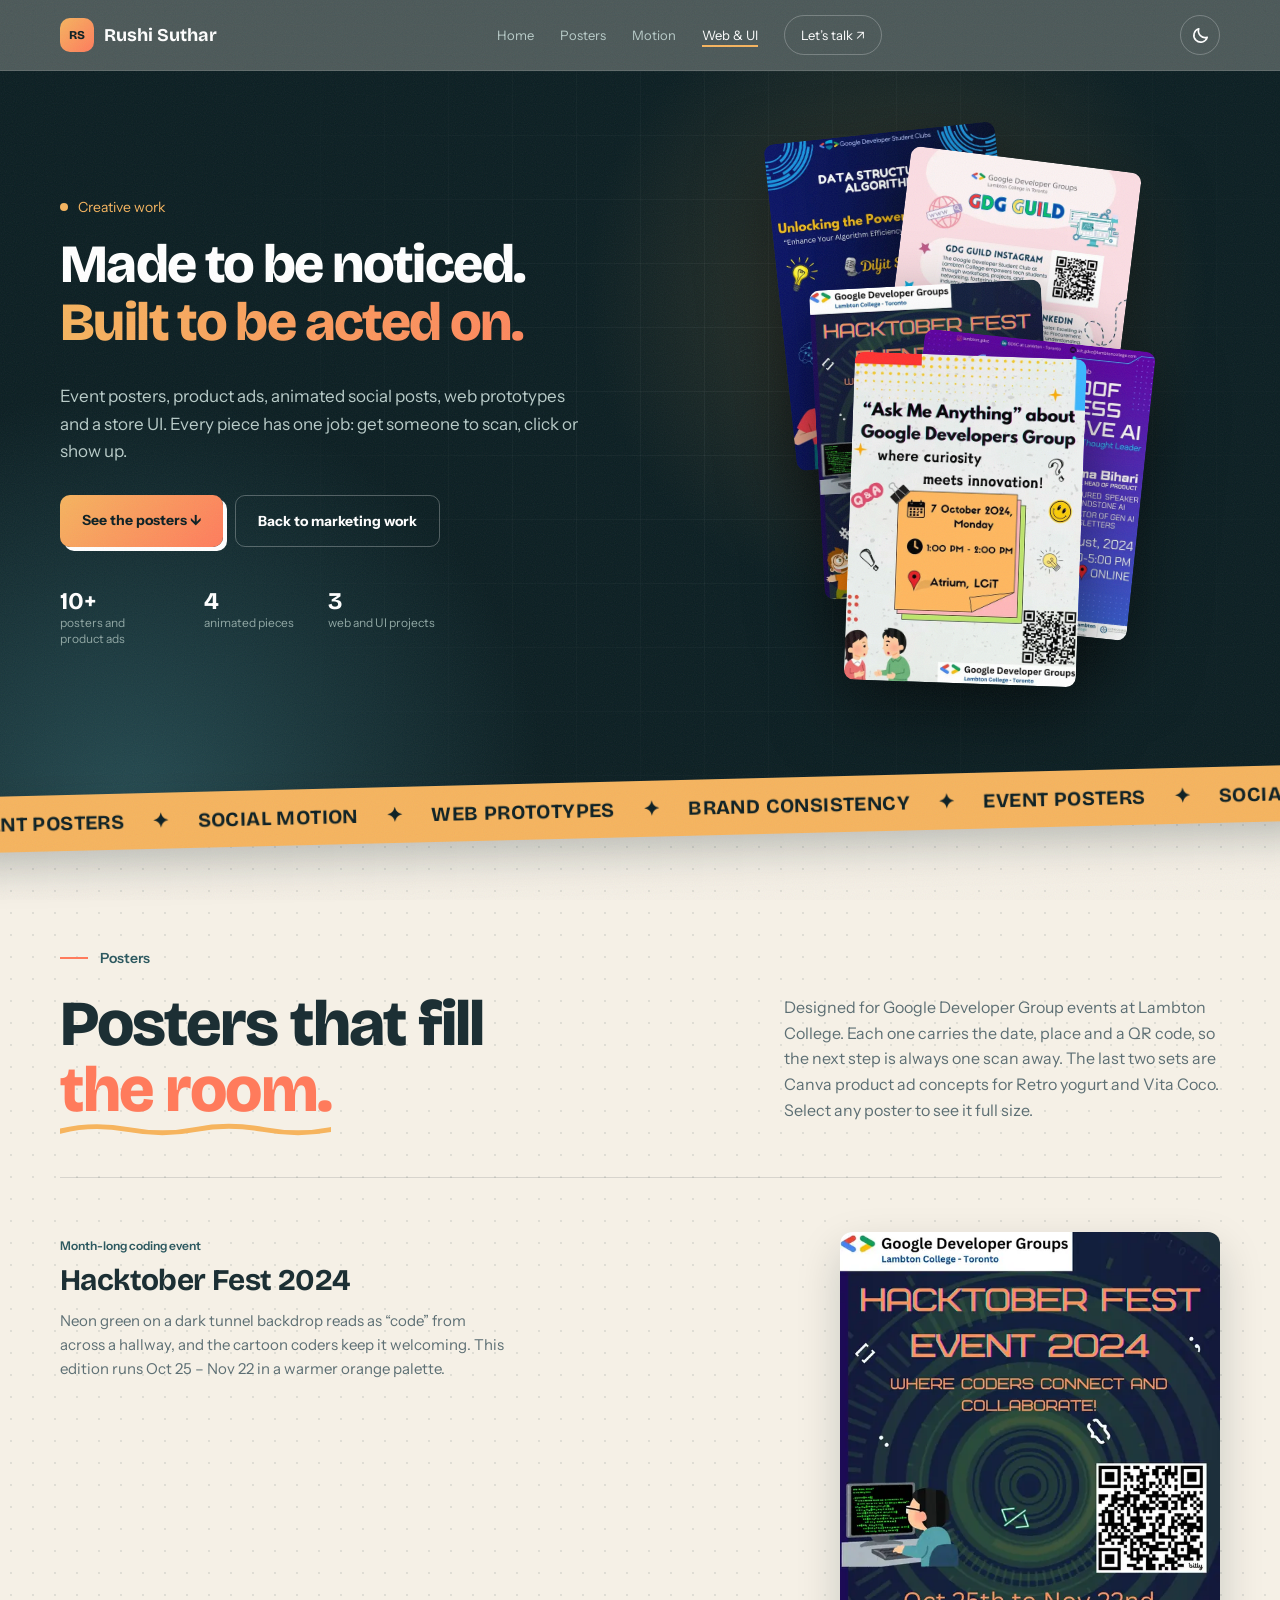
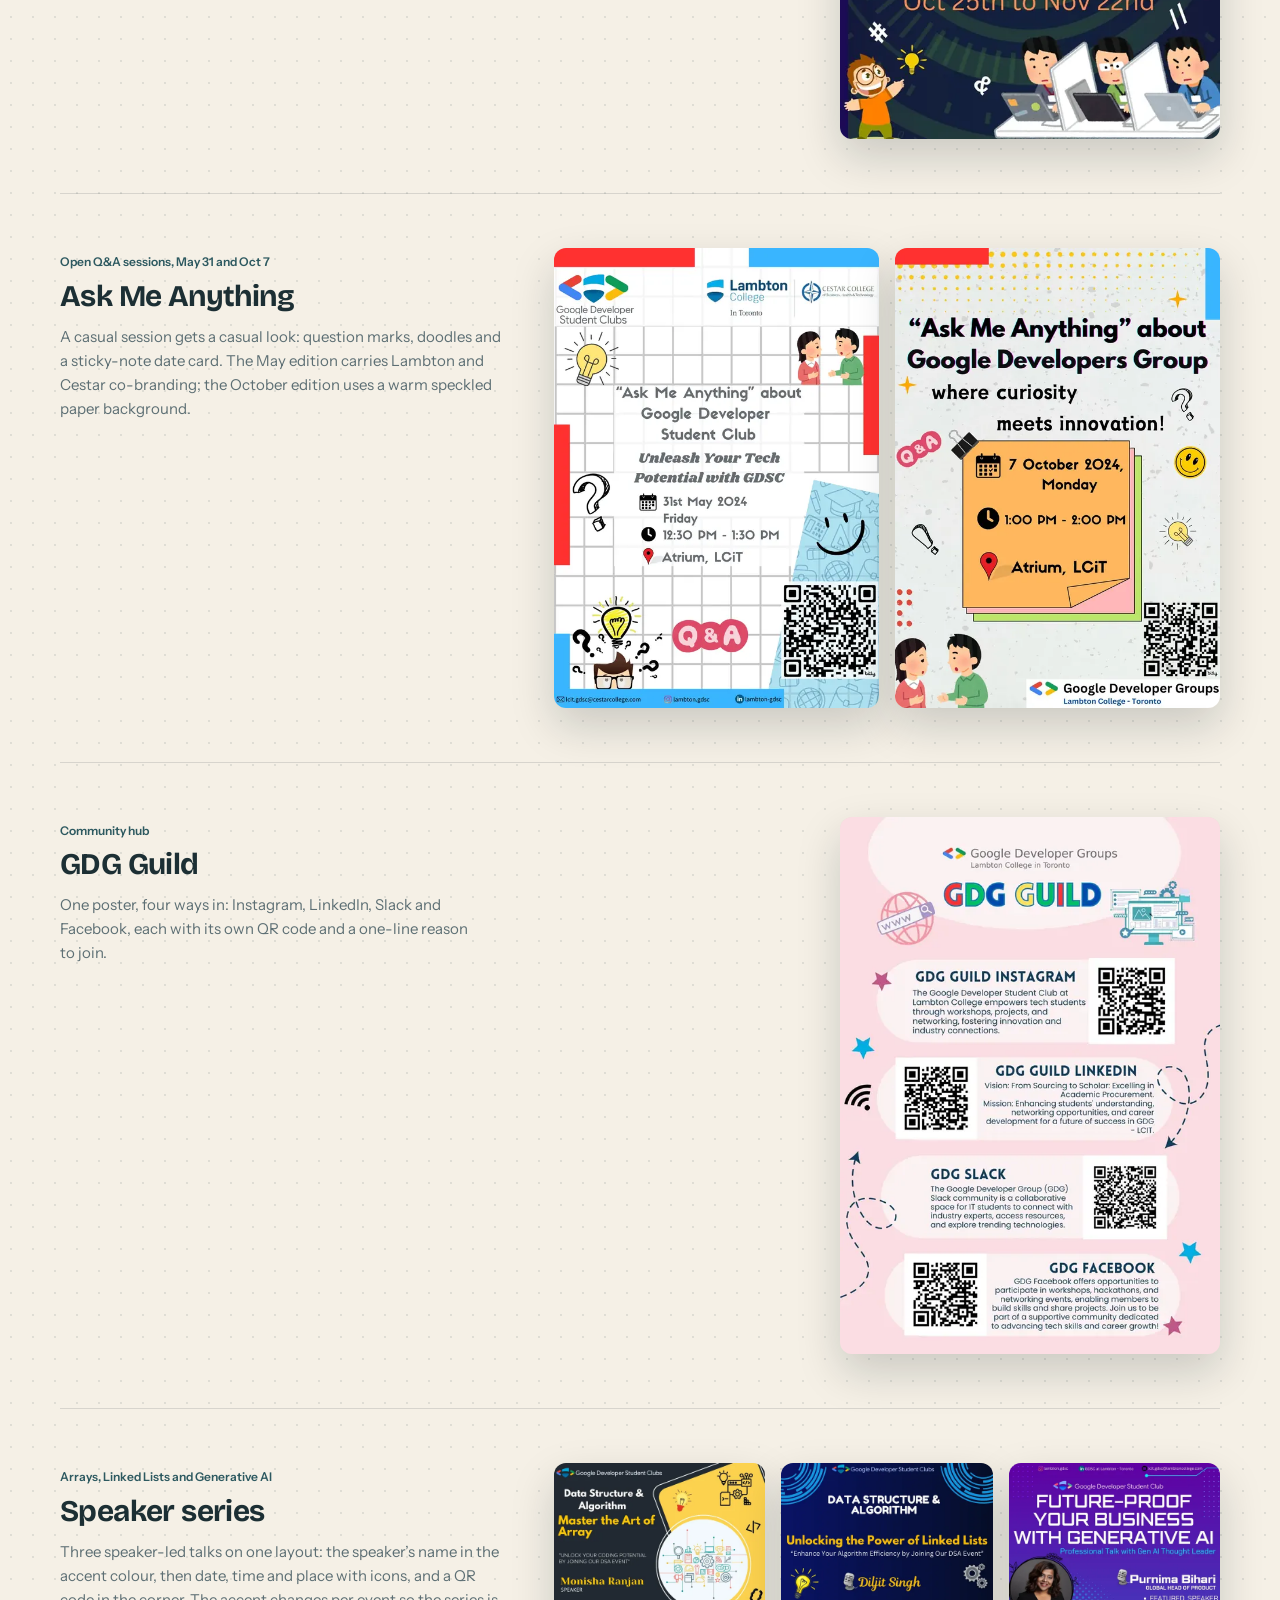
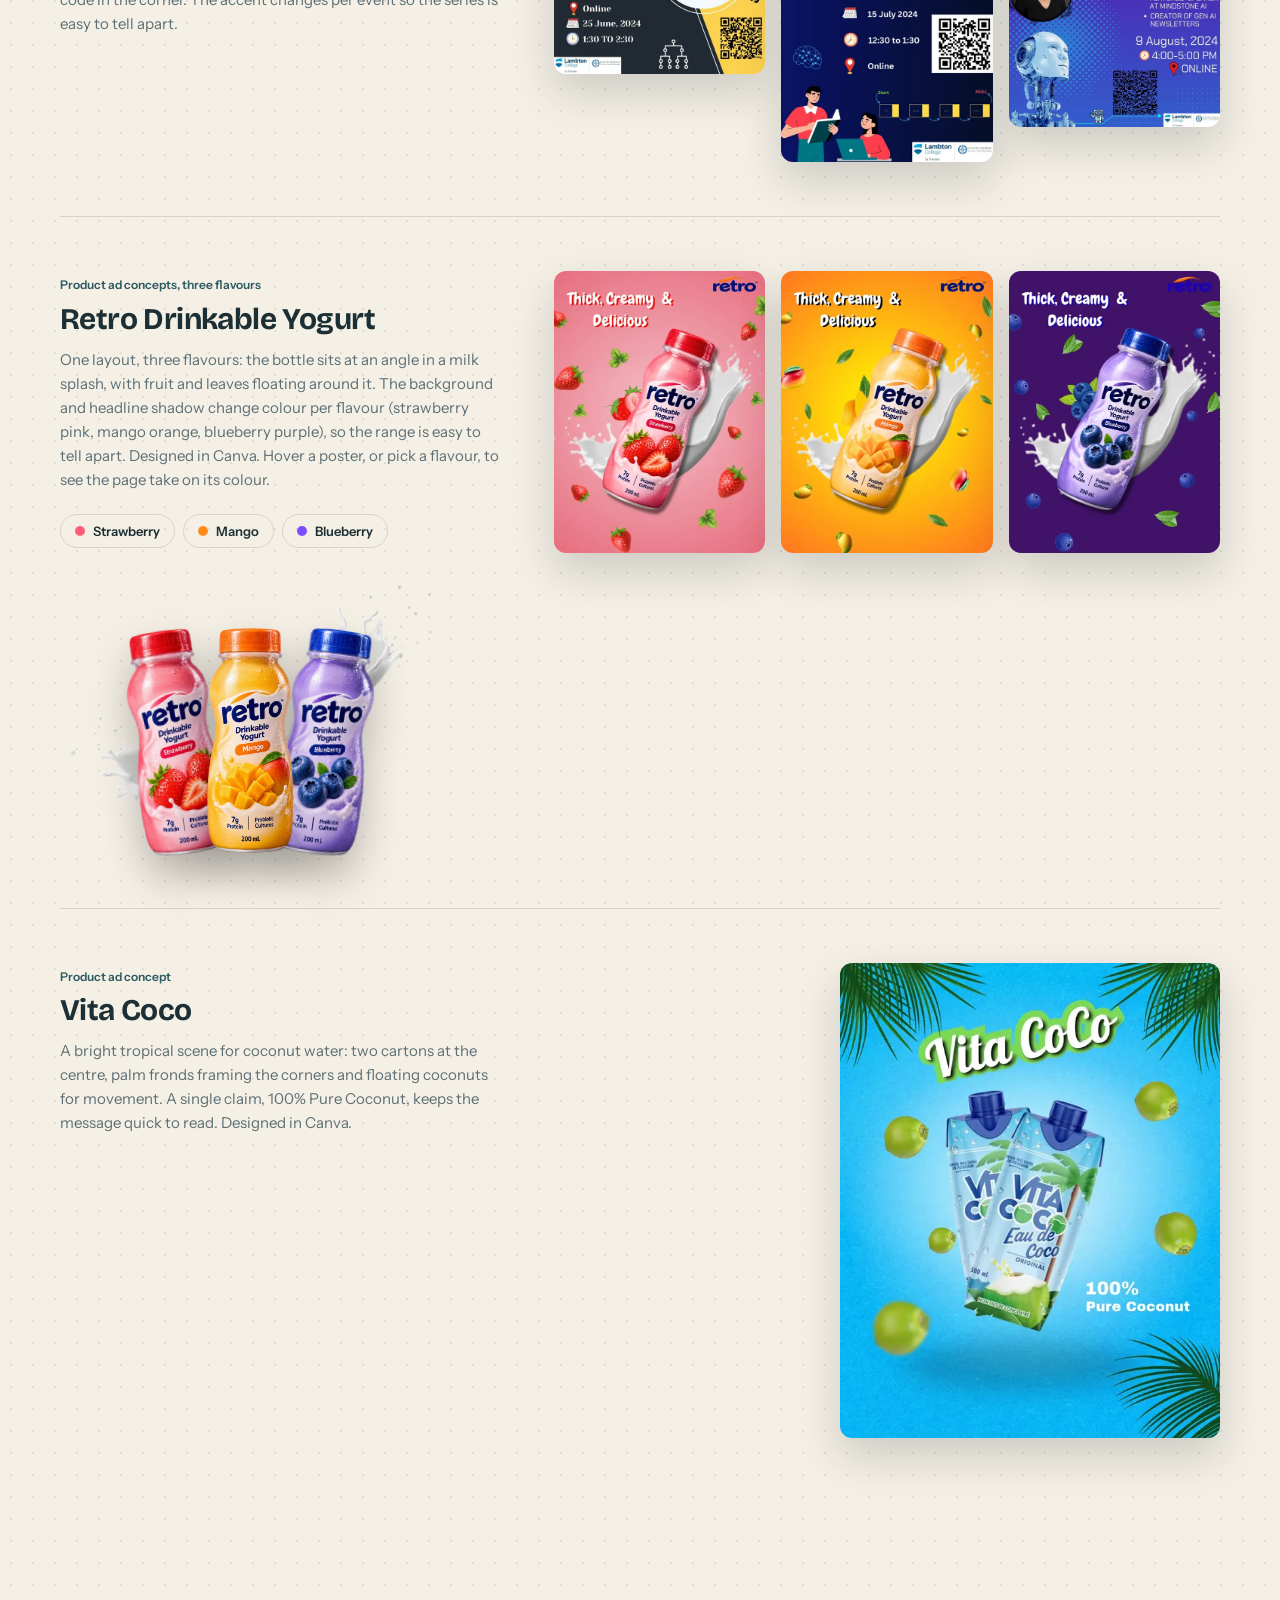
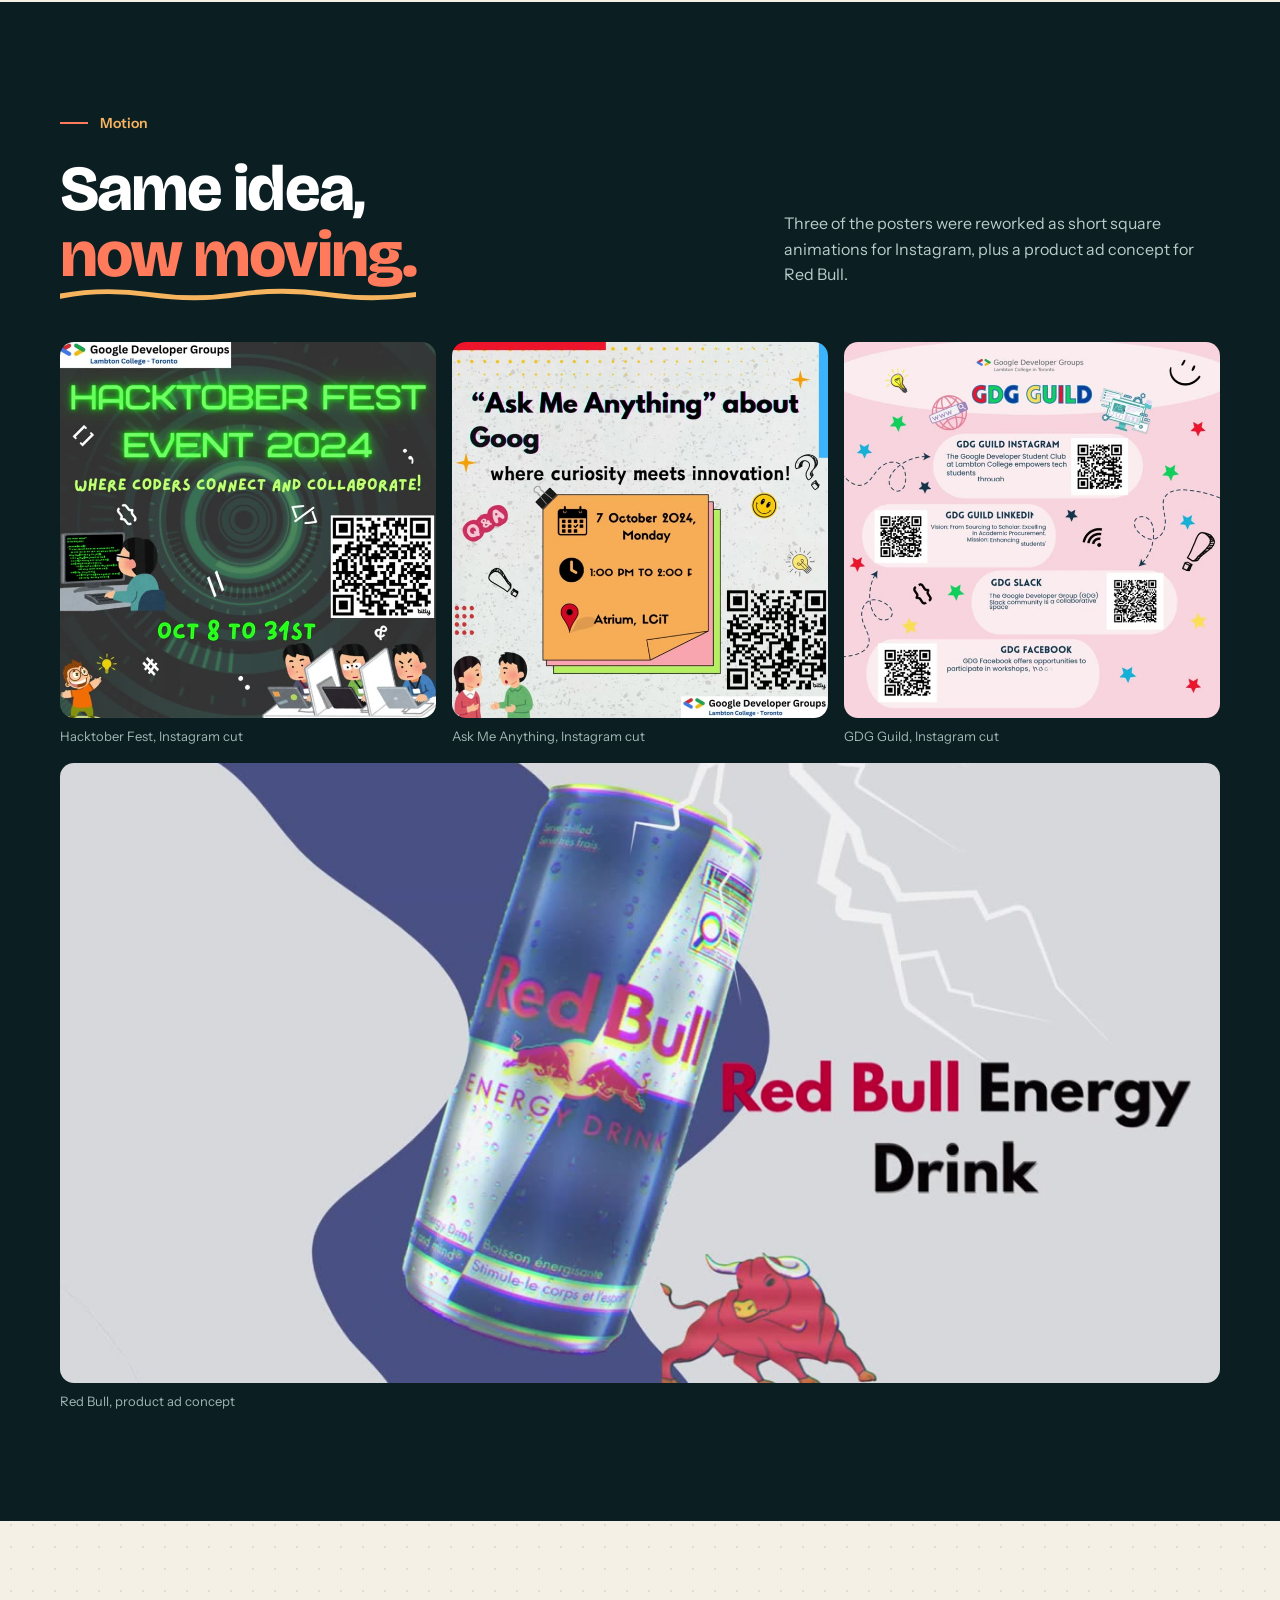
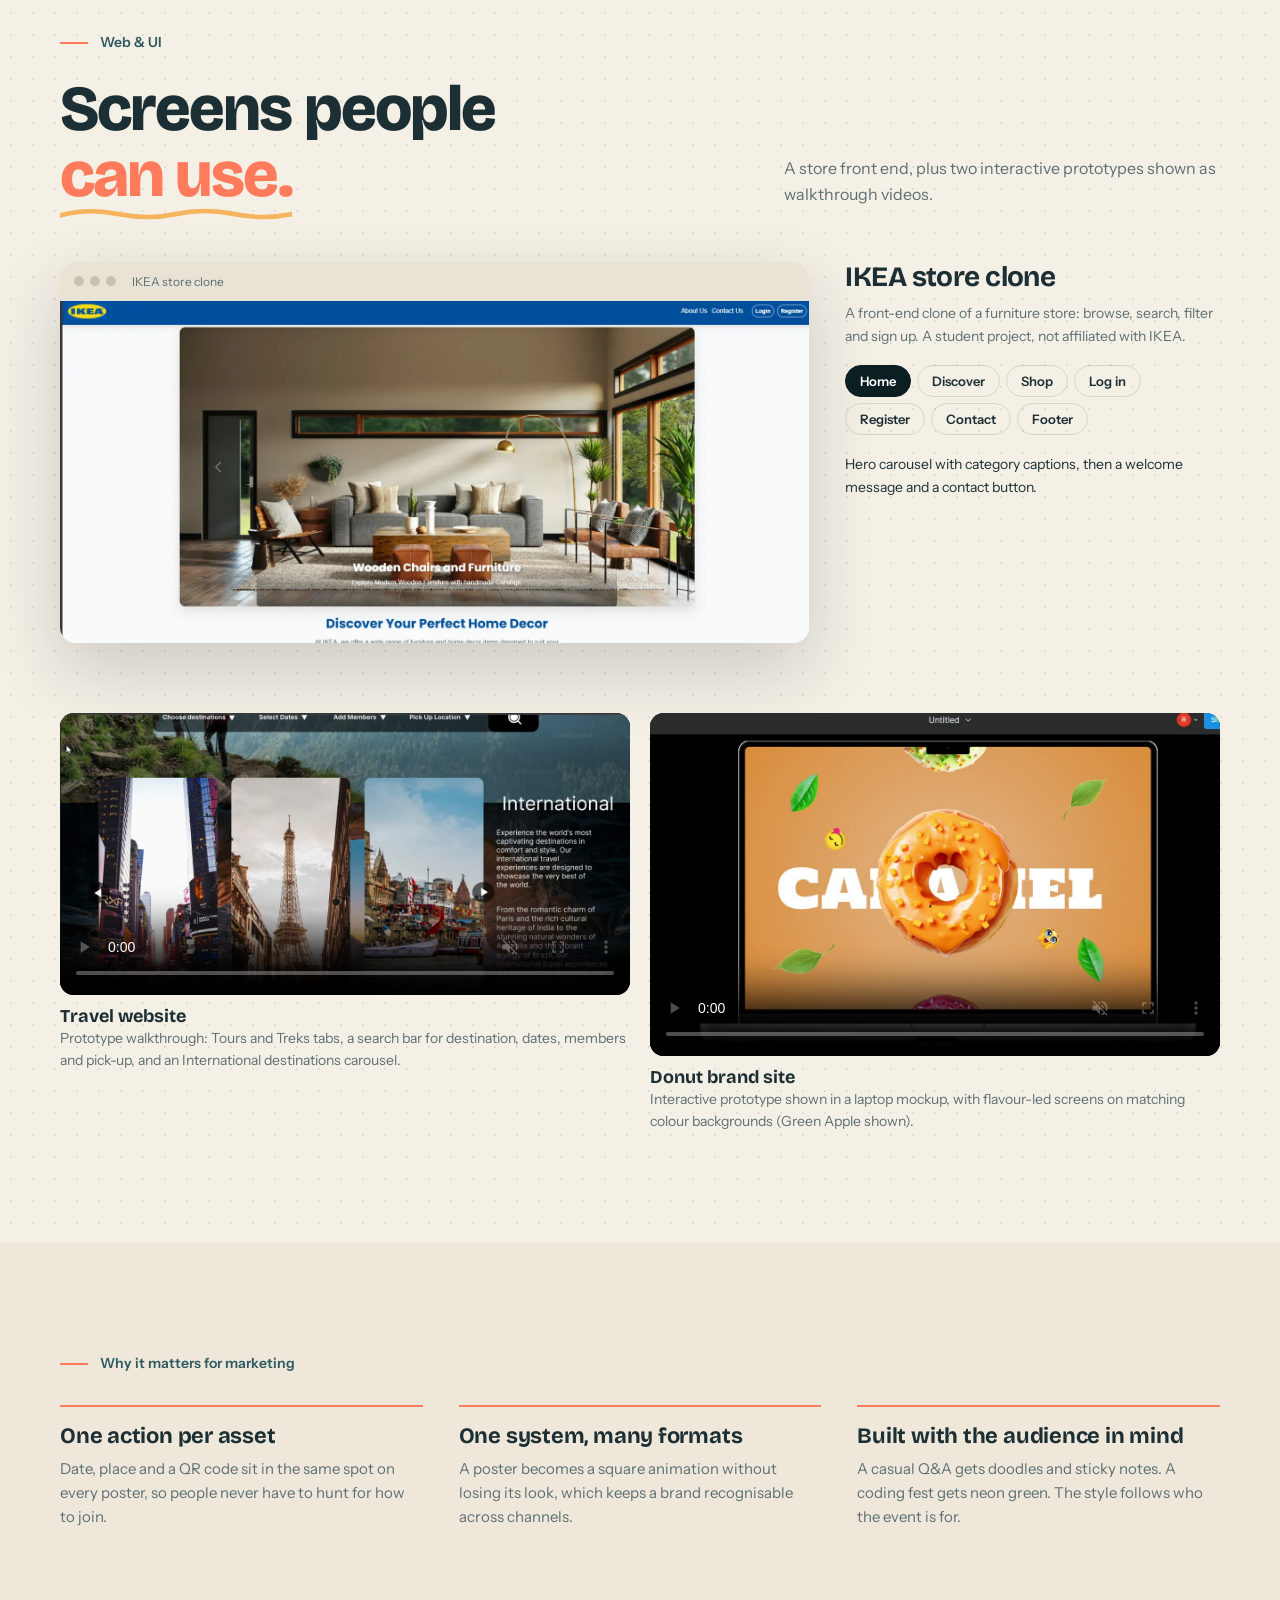
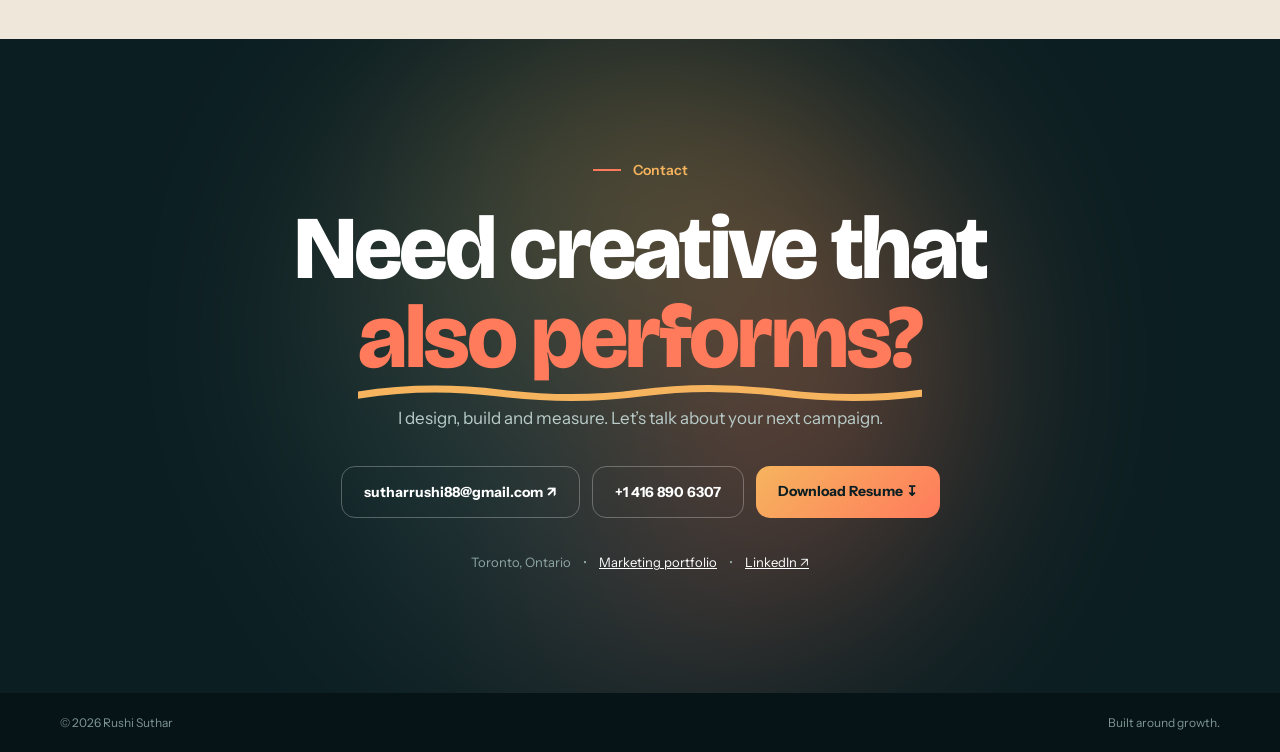
<file: design.html>
<!DOCTYPE html>
<html lang="en">
<head>
<meta charset="UTF-8">
<meta name="viewport" content="width=device-width, initial-scale=1.0">
<meta name="description" content="Creative work by Rushi Suthar: event posters, product ads, animated social posts, web prototypes and a store UI.">
<meta name="theme-color" content="#0b1e22">
<link rel="canonical" href="https://YOUR-DOMAIN.com/design.html">
<meta property="og:type" content="website">
<meta property="og:site_name" content="Rushi Suthar">
<meta property="og:title" content="Creative Work — Rushi Suthar">
<meta property="og:description" content="Event posters, product ads, animated social posts, web prototypes and a store UI. Every piece has one job: get someone to scan, click or show up.">
<meta property="og:url" content="https://YOUR-DOMAIN.com/design.html">
<meta property="og:image" content="https://YOUR-DOMAIN.com/assets/og/og-creative.jpg">
<meta property="og:image:width" content="1200">
<meta property="og:image:height" content="630">
<meta property="og:image:alt" content="Rushi Suthar creative work: Retro yogurt ads and event posters">
<meta property="og:locale" content="en_CA">
<meta name="twitter:card" content="summary_large_image">
<meta name="twitter:title" content="Creative Work — Rushi Suthar">
<meta name="twitter:description" content="Event posters, product ads, animated social posts, web prototypes and a store UI. Every piece has one job: get someone to scan, click or show up.">
<meta name="twitter:image" content="https://YOUR-DOMAIN.com/assets/og/og-creative.jpg">
<script>(function(){try{var t=localStorage.getItem('theme');if(t!=='dark'&&t!=='light')t=matchMedia('(prefers-color-scheme: dark)').matches?'dark':'light';document.documentElement.dataset.theme=t}catch(e){}})()</script>
<title>Creative Work — Rushi Suthar</title>
<link rel="preconnect" href="https://fonts.googleapis.com">
<link rel="preconnect" href="https://fonts.gstatic.com" crossorigin>
<link rel="preload" as="style" href="https://fonts.googleapis.com/css2?family=Bricolage+Grotesque:opsz,wght@12..96,500;600;700;800&family=Instrument+Sans:wght@400;500;600;700&display=swap" onload="this.rel='stylesheet'">
<noscript><link rel="stylesheet" href="https://fonts.googleapis.com/css2?family=Bricolage+Grotesque:opsz,wght@12..96,500;600;700;800&family=Instrument+Sans:wght@400;500;600;700&display=swap"></noscript>
<link rel="stylesheet" href="style.css">
</head>
<body>
<a class="skip" href="#posters">Skip to content</a>
<header class="nav-wrap">
  <nav class="nav container">
    <a class="logo" href="index.html"><span>RS</span> Rushi Suthar</a>
    <div class="links" id="site-links">
      <a href="index.html">Home</a>
      <a href="#posters">Posters</a>
      <a href="#motion">Motion</a>
      <a href="#web">Web &amp; UI</a>
      <a href="#contact" class="nav-btn">Let’s talk ↗</a>
    </div>
    <div class="nav-tools">
      <button class="theme" type="button" aria-label="Switch to dark theme" aria-pressed="false"><svg class="i-sun" viewBox="0 0 24 24" aria-hidden="true"><circle cx="12" cy="12" r="4.2"/><path d="M12 2.5v2.4M12 19.1v2.4M2.5 12h2.4M19.1 12h2.4M5.3 5.3l1.7 1.7M17 17l1.7 1.7M18.7 5.3L17 7M7 17l-1.7 1.7"/></svg><svg class="i-moon" viewBox="0 0 24 24" aria-hidden="true"><path d="M20.5 14.2A8.5 8.5 0 0 1 9.8 3.5a8.6 8.6 0 1 0 10.7 10.7z"/></svg></button>
      <button class="menu" aria-label="Menu" aria-expanded="false" aria-controls="site-links">☰</button>
    </div>
  </nav>
</header>

<main id="main">
<section class="hero-wrap studio"><div class="hero container">
  <div class="hero-copy">
    <div class="eyebrow"><span></span>Creative work</div>
    <h1><span class="ln"><span>Made to be noticed.</span></span><span class="ln"><span class="grad">Built to be acted on.</span></span></h1>
    <p>Event posters, product ads, animated social posts, web prototypes and a store UI. Every piece has one job: get someone to scan, click or show up.</p>
    <div class="actions">
      <a href="#posters" class="btn primary">See the posters ↓</a>
      <a href="index.html" class="btn light">Back to marketing work</a>
    </div>
    <div class="proof">
      <div><b>10+</b><small>posters and product ads</small></div>
      <div><b>4</b><small>animated pieces</small></div>
      <div><b>3</b><small>web and UI projects</small></div>
    </div>
  </div>
  <div class="fan" aria-hidden="true"></div>
</div></section>

<div class="ticker"><div class="ticker-track">
  <span>EVENT POSTERS</span>✦<span>SOCIAL MOTION</span>✦<span>WEB PROTOTYPES</span>✦<span>BRAND CONSISTENCY</span>✦
</div></div>

<section id="posters" class="section container">
  <div class="label">Posters</div>
  <div class="section-intro">
    <h2>Posters that fill<br><em>the room.</em></h2>
    <p>Designed for Google Developer Group events at Lambton College. Each one carries the date, place and a QR code, so the next step is always one scan away. The last two sets are Canva product ad concepts for Retro yogurt and Vita Coco. Select any poster to see it full size.</p>
  </div>
  <div id="campaigns"></div>
</section>

<section id="motion" class="section dark">
<div class="container">
  <div class="label">Motion</div>
  <div class="section-intro">
    <h2>Same idea,<br><em>now moving.</em></h2>
    <p>Three of the posters were reworked as short square animations for Instagram, plus a product ad concept for Red Bull.</p>
  </div>
  <div class="reel" id="reel"></div>
</div>
</section>

<section id="web" class="section container">
  <div class="label">Web &amp; UI</div>
  <div class="section-intro">
    <h2>Screens people<br><em>can use.</em></h2>
    <p>A store front end, plus two interactive prototypes shown as walkthrough videos.</p>
  </div>
  <div class="ik">
    <div class="frame">
      <div class="dots"><i></i><i></i><i></i><small>IKEA store clone</small></div>
      <button class="shot" id="ikMain" aria-label="View screen full size"><img src="assets/ikea/1.webp" width="1600" height="730" alt="" decoding="async"></button>
    </div>
    <div class="ik-side">
      <h3>IKEA store clone</h3>
      <p>A front-end clone of a furniture store: browse, search, filter and sign up. A student project, not affiliated with IKEA.</p>
      <div class="ik-tabs" id="ikTabs" role="group" aria-label="Choose a screen"></div>
      <p class="ik-cap" id="ikCap" aria-live="polite"></p>
    </div>
  </div>
  <div class="protos" id="protos"></div>
</section>

<section class="section why">
<div class="container">
  <div class="label">Why it matters for marketing</div>
  <div class="why-grid">
    <div><h3>One action per asset</h3><p>Date, place and a QR code sit in the same spot on every poster, so people never have to hunt for how to join.</p></div>
    <div><h3>One system, many formats</h3><p>A poster becomes a square animation without losing its look, which keeps a brand recognisable across channels.</p></div>
    <div><h3>Built with the audience in mind</h3><p>A casual Q&amp;A gets doodles and sticky notes. A coding fest gets neon green. The style follows who the event is for.</p></div>
  </div>
</div>
</section>

<section id="contact" class="contact">
<div class="container contact-inner">
  <div class="label">Contact</div>
  <h2>Need creative that<br><em>also performs?</em></h2>
  <p>I design, build and measure. Let’s talk about your next campaign.</p>
  <div class="contact-actions">
    <a href="mailto:sutharrushi88@gmail.com">sutharrushi88@gmail.com ↗</a>
    <a href="tel:+14168906307">+1 416 890 6307</a>
    <a href="Rushi-Suthar-Resume.pdf" download class="resume-link">Download Resume ↧</a>
  </div>
  <div class="meta"><span>Toronto, Ontario</span><span>•</span><a href="index.html">Marketing portfolio</a><span>•</span><a href="https://www.linkedin.com/in/rushi-suthar/" target="_blank" rel="noopener">LinkedIn ↗</a></div>
</div>
</section>
</main>

<div class="lb" id="lb" role="dialog" aria-modal="true" aria-label="Full size view" hidden>
  <button class="lb-x" aria-label="Close">✕</button>
  <button class="lb-p" aria-label="Previous">‹</button>
  <figure><img alt=""><figcaption></figcaption></figure>
  <button class="lb-n" aria-label="Next">›</button>
</div>

<footer><div class="container"><span>© 2026 Rushi Suthar</span><span>Built around growth.</span></div></footer>
<script src="design.js" defer></script>
<script src="script.js" defer></script>
</body>
</html>
</file>
<file: style.css>
:root{--ink:#0b1e22;--ink2:#112c32;--teal:#2d5960;--amber:#f6b45e;--coral:#ff7b5c;--paper:#f5f0e6;--text:#1c2f34;--muted:#5d6f74;--line:rgba(255,255,255,.12);--d:'Bricolage Grotesque',sans-serif}
*{box-sizing:border-box;margin:0;padding:0}
html{scroll-behavior:smooth}
body{font-family:'Instrument Sans',sans-serif;background:var(--paper);color:var(--text);line-height:1.6;overflow-x:hidden}
.container{width:min(1160px,calc(100% - 40px));margin:auto}
a:focus-visible,button:focus-visible{outline:2px solid var(--amber);outline-offset:3px}
.bar{position:fixed;top:0;left:0;height:3px;width:100%;transform-origin:left;transform:scaleX(var(--p,0));background:linear-gradient(90deg,var(--amber),var(--coral));z-index:50}

/* Nav */
.nav-wrap{position:sticky;top:0;z-index:40;background:rgba(11,30,34,.72);backdrop-filter:blur(18px);border-bottom:1px solid var(--line)}
.nav{height:70px;display:flex;align-items:center;justify-content:space-between}
.logo{font:700 18px var(--d);color:#fff;text-decoration:none;display:flex;align-items:center;gap:10px}
.logo span{display:grid;place-items:center;width:34px;height:34px;background:linear-gradient(135deg,var(--amber),var(--coral));color:var(--ink);border-radius:10px;font-size:12px;font-weight:800;transition:transform .4s cubic-bezier(.3,1.6,.5,1)}
.logo:hover span{transform:rotate(-12deg) scale(1.12)}
.links{display:flex;align-items:center;gap:26px}
.links a{font-size:13px;text-decoration:none;color:#b9ccc9;transition:color .2s}
.links a:hover{color:#fff}
.links .nav-btn{border:1px solid rgba(255,255,255,.25);border-radius:30px;padding:9px 16px;color:#fff;transition:background .3s,color .3s}
.links .nav-btn:hover{background:var(--amber);color:var(--ink);border-color:var(--amber)}
.menu{display:none;background:none;border:0;font-size:24px;color:#fff}

/* Hero */
.hero-wrap{position:relative;background:var(--ink);color:#fff;overflow:hidden;--mx:70%;--my:30%}
.hero-wrap::before{content:"";position:absolute;inset:0;background:radial-gradient(520px circle at var(--mx) var(--my),rgba(246,180,94,.18),transparent 60%),radial-gradient(700px circle at 10% 100%,rgba(45,89,96,.75),transparent 60%)}
.hero-wrap::after{content:"";position:absolute;inset:0;background-image:linear-gradient(var(--line) 1px,transparent 1px),linear-gradient(90deg,var(--line) 1px,transparent 1px);background-size:64px 64px;opacity:.4;-webkit-mask-image:radial-gradient(circle at 60% 40%,#000,transparent 70%);mask-image:radial-gradient(circle at 60% 40%,#000,transparent 70%)}
.hero{position:relative;z-index:1;min-height:700px;display:grid;grid-template-columns:1.05fr .95fr;gap:50px;align-items:center;padding:70px 0 110px}
.eyebrow{font-size:14px;color:var(--amber);display:flex;align-items:center;gap:10px}
.eyebrow span{width:8px;height:8px;border-radius:50%;background:var(--amber);animation:ping 2s infinite}
@keyframes ping{0%{box-shadow:0 0 0 0 rgba(246,180,94,.6)}100%{box-shadow:0 0 0 14px transparent}}
.hero h1{font:800 clamp(48px,6.4vw,92px)/.98 var(--d);letter-spacing:-.035em;margin:20px 0 24px}
.ln{display:block;overflow:hidden;padding-bottom:.1em}
.ln>span{display:block;transform:translateY(105%);animation:rise 1s cubic-bezier(.2,.8,.2,1) forwards}
.ln:nth-child(2)>span{animation-delay:.14s}
.grad{background:linear-gradient(90deg,var(--amber),var(--coral));-webkit-background-clip:text;background-clip:text;color:transparent}
@keyframes rise{to{transform:none}}
.hero-copy>:not(h1){opacity:0;animation:fadeup .9s .8s cubic-bezier(.2,.8,.2,1) forwards}
.hero-copy>.eyebrow{animation-delay:.1s}
@keyframes fadeup{from{transform:translateY(16px)}to{opacity:1;transform:none}}
.hero-copy>p{font-size:17px;max-width:540px;color:#b9ccc9}
.actions{display:flex;gap:12px;margin:30px 0 40px;flex-wrap:wrap}
.btn{display:inline-flex;padding:14px 22px;border-radius:14px;text-decoration:none;font-size:14px;font-weight:700;transition:transform .2s ease-out,box-shadow .3s,background .3s}
.primary{background:linear-gradient(135deg,var(--amber),var(--coral));color:var(--ink);box-shadow:0 12px 34px rgba(255,123,92,.3)}
.primary:hover{box-shadow:0 18px 44px rgba(255,123,92,.5)}
.light{border:1px solid rgba(255,255,255,.28);color:#fff}
.light:hover{background:rgba(255,255,255,.08)}
.proof{display:flex;gap:34px;flex-wrap:wrap}
.proof b{font:700 24px var(--d);display:block}
.proof small{font-size:12px;color:#8fa6a3;display:block;max-width:110px;line-height:1.3}
.verticals-tags{display:flex;gap:8px;flex-wrap:wrap;margin-top:28px}
.verticals-tags span{font-size:12px;padding:6px 12px;border:1px solid var(--line);border-radius:20px;color:#b9ccc9}

/* Growth chart */
.hero-visual{position:relative;display:grid;place-items:center;min-height:440px}
.growth{width:min(440px,100%);background:rgba(255,255,255,.06);border:1px solid rgba(255,255,255,.16);backdrop-filter:blur(14px);border-radius:26px;padding:26px;box-shadow:0 40px 90px rgba(0,0,0,.4);animation:bob 6s ease-in-out infinite}
@keyframes bob{50%{transform:translateY(-10px)}}
.g-head{display:flex;justify-content:space-between;align-items:flex-end;font-size:13px;color:#b9ccc9;line-height:1.35}
.g-head b{font:800 58px/1 var(--d);color:#fff}
.growth svg{width:100%;margin:16px 0 8px;overflow:visible;display:block}
.g-grid{stroke:var(--line);fill:none}
.g-line{fill:none;stroke:url(#gl);stroke-width:4;stroke-linecap:round;stroke-dasharray:1;stroke-dashoffset:1;animation:draw 2.4s .6s cubic-bezier(.4,0,.2,1) forwards}
.g-area{fill:url(#ga);opacity:0;animation:fadein 1s 2s forwards}
.g-dot{fill:var(--amber);opacity:0;animation:fadein .4s 2.8s forwards}
@keyframes draw{to{stroke-dashoffset:0}}
@keyframes fadein{to{opacity:1}}
.g-foot{font-size:12px;color:#8fa6a3}
.float{position:absolute;background:var(--paper);color:var(--ink);border-radius:14px;padding:10px 14px;font-size:12px;font-weight:700;box-shadow:0 18px 40px rgba(0,0,0,.35);animation:bob 5s ease-in-out infinite}
.f1{left:0;top:8%;animation-delay:-1s}.f2{right:-2%;top:32%;animation-delay:-2.5s}.f3{left:6%;bottom:4%;animation-delay:-3.5s}

/* Ticker */
.ticker{position:relative;z-index:3;overflow:hidden;margin:-30px -3% 0;background:var(--amber);color:var(--ink);transform:rotate(-1.4deg);box-shadow:0 14px 40px rgba(11,30,34,.25)}
.ticker-track{display:flex;gap:28px;width:max-content;padding:16px 0;font:700 clamp(15px,1.8vw,20px) var(--d);animation:marquee 30s linear infinite;letter-spacing:.02em}
.ticker:hover .ticker-track{animation-play-state:paused}
@keyframes marquee{to{transform:translateX(-50%)}}

/* Sections */
.section{padding:110px 0}
.label{font-size:14px;font-weight:600;color:var(--teal);display:flex;align-items:center;gap:12px}
.label::before{content:"";width:28px;height:2px;background:var(--coral)}
.section-intro{display:grid;grid-template-columns:1.2fr .8fr;gap:70px;margin:22px 0 54px}
.section-intro h2,.toolkit h2,.contact h2{font:800 clamp(38px,5vw,64px)/1.03 var(--d);letter-spacing:-.03em}
.section-intro h2 em,.toolkit h2 em,.contact h2 em{font-style:normal;color:var(--coral)}
.section-intro p{align-self:end;color:var(--muted);font-size:16px}

/* Spotlight */
.spot{position:relative}
.spot::after{content:"";position:absolute;inset:0;border-radius:inherit;pointer-events:none;background:radial-gradient(320px circle at var(--x,50%) var(--y,50%),rgba(246,180,94,.16),transparent 60%);opacity:0;transition:opacity .3s}
.spot:hover::after{opacity:1}

/* Experience timeline */
.experience-list{position:relative;display:flex;flex-direction:column;gap:18px;padding-left:34px}
.experience-list::before,.experience-list::after{content:"";position:absolute;left:7px;top:10px;bottom:10px;width:2px;background:rgba(28,47,52,.12)}
.experience-list::after{background:linear-gradient(var(--amber),var(--coral));transform-origin:top;transform:scaleY(var(--lp,0))}
.experience-card{display:grid;grid-template-columns:120px 1fr 150px;gap:28px;background:#fff;border:1px solid rgba(28,47,52,.08);border-radius:24px;padding:28px 30px;transition:transform .4s,box-shadow .4s}
.experience-card::before{content:"";position:absolute;left:-34px;top:34px;width:16px;height:16px;border-radius:50%;background:var(--paper);border:3px solid var(--coral)}
.experience-card:hover{transform:translateX(6px);box-shadow:0 24px 60px rgba(11,30,34,.12)}
.exp-date{display:flex;flex-direction:column;gap:4px}
.exp-date b{font:700 13px var(--d);color:var(--coral)}
.exp-date i{width:1px;height:14px;background:rgba(28,47,52,.2);margin-left:4px}
.category{font-size:12px;font-weight:600;color:var(--teal)}
.exp-main h3{font:700 26px/1.15 var(--d);margin:6px 0 0;letter-spacing:-.02em}
.exp-main h4{font-size:13px;color:var(--muted);margin:4px 0 12px;font-weight:500}
.exp-main p{font-size:14px;color:var(--muted);max-width:720px}
.exp-note{text-align:right;display:flex;flex-direction:column}
.exp-note b{font:700 15px var(--d);color:var(--teal)}
.exp-note span{font-size:12px;color:#8a999c}
.exp-tags,.cert-meta{display:flex;gap:6px;flex-wrap:wrap;margin-top:15px}
.exp-tags i,.cert-meta i{font-style:normal;font-size:12px;padding:5px 11px;border-radius:20px;background:#efe8da;color:#5b564a}

/* Tools */
.toolkit{background:var(--ink);color:#fff}
.toolkit .label{color:var(--amber)}
.toolkit-grid{display:grid;grid-template-columns:.8fr 1.2fr;gap:70px;margin-top:30px;align-items:start}
.toolkit h2{position:sticky;top:110px}
.tool-list{display:grid;grid-template-columns:1fr 1fr;gap:14px}
.tool-list>div{background:rgba(255,255,255,.04);border:1px solid var(--line);border-radius:20px;padding:22px;transition:transform .35s,border-color .3s}
.tool-list>div:hover{transform:translateY(-5px);border-color:rgba(246,180,94,.5)}
.tool-list small{font-size:14px;font-weight:700;color:var(--amber)}
.tool-list p{font-size:14px;color:#b9ccc9;margin-top:8px}

/* Certifications */
.cert-grid{display:flex;flex-direction:column;gap:16px}
.cert-card{display:flex;gap:24px;align-items:center;background:#fff;border:1px solid rgba(28,47,52,.08);border-radius:24px;padding:20px;transition:transform .4s,box-shadow .4s}
.cert-card:hover{transform:translateY(-5px);box-shadow:0 24px 60px rgba(11,30,34,.12)}
.cert-img{width:180px;height:128px;flex-shrink:0;object-fit:cover;border-radius:14px;background:var(--paper);transition:transform .5s}
.cert-card:hover .cert-img{transform:rotate(-2deg) scale(1.04)}
.cert-info h3{font:700 22px var(--d);margin:4px 0}
.cert-info>span{font-size:13px;font-weight:600;color:var(--coral)}
.cert-info>p{font-size:14px;color:var(--muted);max-width:640px}

/* Impact */
.impact-section{background:linear-gradient(160deg,var(--teal),#17383d);color:#fff}
.impact-section .label{color:var(--amber)}
.impact-section .section-intro p{color:#cfe0dc}
.impact-grid{display:grid;grid-template-columns:repeat(4,1fr);gap:14px}
.impact-card{background:rgba(255,255,255,.07);border:1px solid rgba(255,255,255,.14);border-radius:24px;padding:28px;min-height:250px;transition:transform .4s}
.impact-card:hover{transform:translateY(-8px)}
.impact-card strong{font:800 clamp(52px,6vw,76px)/1.05 var(--d);display:block;letter-spacing:-.04em;background:linear-gradient(135deg,var(--amber),var(--coral));-webkit-background-clip:text;background-clip:text;color:transparent}
.impact-card span{font:700 15px var(--d);display:block;margin-top:8px}
.impact-card p{font-size:13px;color:#cfe0dc;margin-top:14px}
.impact-process{display:grid;grid-template-columns:repeat(5,1fr);gap:10px;margin-top:44px}
.impact-process span{font-size:12px;color:#9fb8b3;border-top:2px solid rgba(255,255,255,.15);padding-top:10px;position:relative}
.impact-process span::before{content:"";position:absolute;top:-2px;left:0;height:2px;width:0;background:var(--amber);transition:width .9s ease calc(var(--i,0)*.25s)}
.impact-process.visible span::before{width:100%}
.impact-process b{display:block;font:700 15px var(--d);color:#fff}

/* Recommendations */
.recommendation-grid{display:grid;grid-template-columns:repeat(2,1fr);gap:16px}
.recommendation{background:#fff;border:1px solid rgba(28,47,52,.08);border-radius:24px;padding:28px;min-height:250px;display:flex;flex-direction:column;justify-content:space-between;transition:transform .4s,box-shadow .4s}
.recommendation:hover{transform:translateY(-6px) rotate(-.4deg);box-shadow:0 26px 60px rgba(11,30,34,.14)}
.recommendation:last-child{grid-column:1/-1}
.recommendation.featured{background:var(--ink);color:#fff;border-color:var(--ink)}
.recommendation.featured .rec-person span{color:#9fb8b3}
.rec-top{font-size:13px;font-weight:600;color:var(--coral)}
.rec-top b{display:none}
.recommendation blockquote{font:600 21px/1.4 var(--d);margin:24px 0;letter-spacing:-.01em}
.rec-person{display:flex;flex-direction:column}
.rec-person strong{font:700 15px var(--d)}
.rec-person span{font-size:13px;color:var(--muted)}
.recommendation-foot{display:flex;justify-content:space-between;align-items:center;margin-top:24px;padding-top:18px;border-top:1px solid rgba(28,47,52,.12);font-size:14px;color:var(--muted)}
.recommendation-foot a{color:var(--teal);font-weight:700;text-decoration:none}
.recommendation-foot a:hover{color:var(--coral)}

/* Contact */
.contact{position:relative;background:var(--ink);color:#fff;padding:120px 0;overflow:hidden;text-align:center}
.contact::before{content:"";position:absolute;width:640px;height:640px;left:50%;top:50%;margin:-320px;border-radius:50%;background:conic-gradient(from 0deg,var(--amber),var(--coral),var(--teal),var(--amber));filter:blur(110px);opacity:.35;animation:spin 18s linear infinite}
@keyframes spin{to{transform:rotate(360deg)}}
.contact-inner{position:relative}
.contact .label{justify-content:center;color:var(--amber)}
.contact h2{font-size:clamp(46px,7vw,100px);line-height:1;margin:22px 0}
.contact-inner>p{color:#b9ccc9;max-width:520px;margin:auto;font-size:17px}
.contact-actions{display:flex;justify-content:center;gap:12px;margin:34px 0;flex-wrap:wrap}
.contact-actions a{padding:14px 22px;border-radius:14px;color:#fff;text-decoration:none;font-weight:700;font-size:14px;border:1px solid rgba(255,255,255,.28);transition:transform .2s ease-out,background .3s}
.contact-actions a:hover{background:rgba(255,255,255,.1)}
.contact-actions .resume-link{background:linear-gradient(135deg,var(--amber),var(--coral));color:var(--ink);border:0}
.meta{display:flex;justify-content:center;gap:12px;flex-wrap:wrap;color:#8fa6a3;font-size:13px}
.meta a{color:#fff}
footer{background:#071417;color:#7e9794;padding:20px 0;font-size:12px}
footer .container{display:flex;justify-content:space-between}

/* Reveal */
.reveal{opacity:0}
.reveal.visible{opacity:1;animation:up .9s cubic-bezier(.2,.8,.2,1) backwards}
@keyframes up{from{opacity:0;transform:translateY(34px);filter:blur(6px)}}

@media(max-width:900px){
.links{display:none;position:absolute;top:70px;left:14px;right:14px;padding:22px;background:var(--ink2);border:1px solid var(--line);border-radius:18px;flex-direction:column;align-items:flex-start}
.links.open{display:flex}.menu{display:block}
.hero{grid-template-columns:1fr;padding-top:50px;min-height:0}.hero-visual{min-height:380px}
.section-intro,.toolkit-grid{grid-template-columns:1fr;gap:30px}.toolkit h2{position:static}
.experience-card{grid-template-columns:100px 1fr}.exp-note{grid-column:2;text-align:left}
.impact-grid{grid-template-columns:1fr 1fr}.recommendation-grid{grid-template-columns:1fr}.recommendation:last-child{grid-column:auto}
.impact-process{grid-template-columns:repeat(3,1fr)}}
@media(max-width:560px){
.section{padding:80px 0}.tool-list{grid-template-columns:1fr}
.experience-list{padding-left:26px}.experience-card::before{left:-26px}.experience-list::before,.experience-list::after{left:3px}
.experience-card{grid-template-columns:1fr;gap:10px}.exp-note{grid-column:auto}
.exp-date{flex-direction:row;gap:6px}.exp-date i{width:10px;height:1px;align-self:center}
.impact-grid{grid-template-columns:1fr}.cert-card{flex-direction:column;align-items:flex-start}.cert-img{width:100%;height:auto;max-height:220px}
.actions .btn{width:100%;justify-content:center}.f1{display:none}.recommendation-foot{flex-direction:column;align-items:flex-start;gap:8px}
footer .container{flex-direction:column;gap:4px}}
@media(prefers-reduced-motion:reduce){
*{animation:none!important;transition:none!important}
.ln>span{transform:none}.g-line{stroke-dashoffset:0}
.reveal,.hero-copy>:not(h1),.g-area,.g-dot{opacity:1}}

/* 3D tilt */
.tilt{transform-style:preserve-3d;will-change:transform}
.tilt.on{transition:transform .12s ease-out,box-shadow .4s}
.tilt::before{content:"";position:absolute;inset:0;border-radius:inherit;pointer-events:none;z-index:2;background:radial-gradient(260px circle at var(--gx,50%) var(--gy,0%),rgba(255,255,255,.14),transparent 60%);opacity:0;transition:opacity .3s}
.tilt.on::before{opacity:1}

/* Custom cursor */
.has-cursor,.has-cursor a,.has-cursor button{cursor:none}
.cur-dot,.cur-ring{position:fixed;left:0;top:0;pointer-events:none;z-index:100;border-radius:50%;opacity:0;transition:opacity .3s}
.cur-dot{width:8px;height:8px;margin:-4px 0 0 -4px;background:var(--coral)}
.cur-ring{width:38px;height:38px;margin:-19px 0 0 -19px;border:1.5px solid var(--amber);mix-blend-mode:normal;transition:opacity .3s,width .3s,height .3s,margin .3s,background .3s}
.cur-on .cur-dot,.cur-on .cur-ring{opacity:1}
.cur-hover .cur-ring{width:64px;height:64px;margin:-32px 0 0 -32px;background:rgba(246,180,94,.16)}
.cur-down .cur-ring{width:26px;height:26px;margin:-13px 0 0 -13px}

@media(max-width:900px){.case-grid{grid-template-columns:1fr 1fr}}
@media(max-width:560px){.case-grid{grid-template-columns:1fr}}
@media(prefers-reduced-motion:reduce){.bars i{height:60%}.site b{opacity:1;transform:none}}

/* ===== Alignment & responsive fixes ===== */
html{overflow-x:hidden;overflow-x:clip}
body{overflow-x:hidden;overflow-x:clip}
h1,h2,h3{text-wrap:balance}
p,dd,blockquote{text-wrap:pretty}
.hero>*,.toolkit-grid>*,.section-intro>*,.experience-card>*,.case-card,.impact-card,.recommendation,.cert-info{min-width:0}
.hero h1{font-size:clamp(40px,7.4vw,92px)}
.hero-copy,.hero-visual{width:100%}
.ticker{margin:-30px 0 0;transform:none;clip-path:inset(0)}
.ticker-track{transform-origin:left center}
.ticker{border-top:0}

/* hero visual: keep chips inside the box and centred */
.hero-visual{padding:36px 0}
.f1{left:0;top:2%}.f2{right:0}.f3{left:4%;bottom:0}
.proof{display:grid;grid-template-columns:repeat(3,auto);justify-content:start;gap:12px 34px}

/* section rhythm */
.section-intro p{max-width:46ch}
.section-intro h2{max-width:14ch}
.contact-inner>p,.contact h2{margin-left:auto;margin-right:auto}

/* nav: switch to hamburger earlier so links never crowd */
@media(max-width:1100px){
  .links{display:none;position:absolute;top:70px;left:14px;right:14px;padding:18px 22px;background:var(--ink2);border:1px solid var(--line);border-radius:18px;flex-direction:column;align-items:stretch;gap:0}
  .links.open{display:flex}.menu{display:block}
  .links a{padding:13px 0;border-bottom:1px solid var(--line);font-size:15px}
  .links .nav-btn{margin-top:12px;text-align:center;border:0;border-radius:14px;background:linear-gradient(135deg,var(--amber),var(--coral));color:var(--ink);font-weight:700}
}
@media(max-width:900px){
  .hero{gap:20px;padding-bottom:90px}
  .hero-visual{min-height:0;padding:30px 0 10px}
  .growth{width:min(480px,100%)}
  .f2{right:0}
  .case-grid{grid-template-columns:1fr 1fr}.case-card:last-child{grid-column:1/-1}
  .case-card:last-child .case-art{height:140px}
  .exp-date{flex-direction:row;flex-wrap:wrap;gap:4px 6px}.exp-date i{width:10px;height:1px;align-self:center;margin:0}
  .experience-card{grid-template-columns:1fr;gap:10px}.exp-note{grid-column:auto;text-align:left;flex-direction:row;gap:8px;align-items:baseline}
  .tool-list{grid-template-columns:1fr 1fr}
  .section-intro h2,.section-intro p{max-width:none}
  .recommendation{min-height:0}
}
@media(max-width:560px){
  .container{width:calc(100% - 32px)}
  .section{padding:72px 0}.contact{padding:84px 0}
  .proof{grid-template-columns:repeat(3,1fr);gap:10px}
  .proof b{font-size:19px}.proof small{font-size:11px}
  .f1{display:none}.f2{top:-4px;right:0}.f3{left:0;bottom:-6px}
  .g-head b{font-size:46px}.growth{padding:20px}
  .case-grid{grid-template-columns:1fr}.case-card:last-child{grid-column:auto}
  .case-body,.impact-card,.recommendation,.cert-card,.experience-card{padding:22px}
  .tool-list{grid-template-columns:1fr}
  .impact-process{grid-template-columns:1fr 1fr}
  .recommendation blockquote{font-size:18px}
  .contact-actions{flex-direction:column;align-items:stretch}.contact-actions a{text-align:center}
  .meta span:nth-child(even){display:none}.meta{flex-direction:column;align-items:center;gap:4px}
}
.ticker{margin:-30px -3% 0;transform:rotate(-1.4deg);clip-path:none}

/* ===== Headline fix: fits on two lines, descenders fully visible ===== */
.hero h1{font-size:clamp(34px,4.6vw,68px);line-height:1.02;letter-spacing:-.03em}
.ln{white-space:nowrap;padding-bottom:0}
.ln>span{padding-bottom:.16em}
.ln:first-child{margin-bottom:-.1em}
@media(max-width:900px){.hero h1{font-size:clamp(34px,10vw,68px)}}

/* ===== Search rank-climb ===== */
.hero-visual{padding-bottom:40px}
.serp{--h:50px;position:relative;width:min(470px,100%);background:#fff;color:#202124;border-radius:22px;padding:18px 18px 14px;box-shadow:0 40px 90px rgba(0,0,0,.5);font-family:Arial,Helvetica,sans-serif}
.serp-bar{display:flex;align-items:center;gap:10px;height:44px;padding:0 16px;border:1px solid #dfe1e5;border-radius:30px;font-size:15px;box-shadow:0 1px 6px rgba(32,33,36,.12)}
.serp-bar svg{width:18px;height:18px;flex:none;fill:none;stroke:#9aa0a6;stroke-width:2.2;stroke-linecap:round}
.typed{white-space:nowrap}
.caret{width:1.5px;height:18px;background:#202124;animation:blink 1s steps(1) infinite;margin-left:-8px}
@keyframes blink{50%{opacity:0}}
.serp-meta{font-size:12px;color:#70757a;margin:12px 4px 6px;opacity:0;transition:opacity .4s}
.serp.show .serp-meta{opacity:1}
.serp-list{position:relative;list-style:none;height:calc(8*var(--h))}
.serp-list li{position:absolute;left:0;right:0;top:0;height:var(--h);padding:6px 10px;border-radius:12px;background:#fff;border-left:3px solid transparent;opacity:0;transform:translateY(calc(var(--p,0)*var(--h)));transition:transform 1.5s cubic-bezier(.65,0,.25,1),opacity .5s calc(var(--i,0)*.07s),background .6s,box-shadow .6s,border-color .6s}
.serp.show .serp-list li{opacity:1}
.serp-list.noanim li{transition:none!important}
.serp-list li.you{z-index:2}
.r-url{font-size:11px;color:#4d5156;white-space:nowrap;overflow:hidden;text-overflow:ellipsis}
.r-title{font-size:15px;color:#1a0dab;white-space:nowrap;overflow:hidden;text-overflow:ellipsis;padding-right:44px}
.serp.win .you{background:linear-gradient(90deg,#fff1dc,#fff);border-left-color:var(--coral);box-shadow:0 10px 34px rgba(255,123,92,.4)}
.rank{position:absolute;right:8px;top:8px;font:700 12px var(--d);background:#e8eaed;color:#5f6368;padding:3px 9px;border-radius:20px;transition:transform .5s cubic-bezier(.3,1.6,.5,1),background .4s}
.serp.win .rank{background:linear-gradient(135deg,var(--amber),var(--coral));color:var(--ink);transform:scale(1.2)}
.serp-chip{position:absolute;right:12px;bottom:-18px;background:var(--ink);color:#fff;border:1px solid rgba(246,180,94,.6);border-radius:30px;padding:8px 14px;font:700 12px var(--d);box-shadow:0 14px 34px rgba(0,0,0,.4);opacity:0;transform:translateY(12px) scale(.92);transition:opacity .5s,transform .6s cubic-bezier(.3,1.6,.5,1)}
.serp.win .serp-chip{opacity:1;transform:none}
@media(max-width:560px){.serp{--h:46px;padding:14px 12px 12px}.r-title{font-size:14px}.serp-chip{font-size:11px}}

/* ===== Sample campaign dashboard ===== */
.dash{background:rgba(255,255,255,.07);border:1px solid rgba(255,255,255,.14);border-radius:26px;padding:22px;margin-bottom:14px}
.dash-head{display:flex;justify-content:space-between;align-items:center;gap:12px;margin-bottom:16px}
.dash-head b{font:700 18px var(--d)}
.sample{font-size:12px;font-weight:600;color:var(--amber);border:1px dashed rgba(246,180,94,.6);border-radius:20px;padding:4px 12px}
.dash-body{display:grid;grid-template-columns:1.7fr 1fr;gap:14px;align-items:stretch}
.kpis{display:grid;grid-template-columns:repeat(3,1fr);gap:12px}
.kpi{background:rgba(11,30,34,.5);border-radius:18px;padding:18px;min-width:0}
.kpi small{font-size:13px;color:#9fb8b3;display:block}
.kpi strong{font:800 clamp(28px,3.4vw,42px)/1.1 var(--d);letter-spacing:-.03em;display:block;margin:4px 0 6px;font-variant-numeric:tabular-nums}
.delta{font-style:normal;font-size:12px;font-weight:700;color:#8ff0c4;background:rgba(143,240,196,.12);padding:3px 9px;border-radius:20px}
.sp{display:block;width:100%;height:40px;margin-top:14px;overflow:visible}
.spark{fill:none;stroke:var(--amber);stroke-width:2.6;stroke-linecap:round;stroke-linejoin:round;stroke-dasharray:1;stroke-dashoffset:1}
.dash.visible .spark{animation:draw 1.8s .3s cubic-bezier(.4,0,.2,1) forwards}
.feed{list-style:none;display:flex;flex-direction:column;gap:8px;min-height:268px;overflow:hidden}
.feed li{display:flex;align-items:center;gap:12px;background:rgba(255,255,255,.07);border-radius:14px;padding:11px 14px;animation:slidein .6s cubic-bezier(.2,.8,.2,1)}
.feed li:nth-child(n+5){display:none}
.feed .dot{width:9px;height:9px;border-radius:50%;background:var(--amber);flex:none;box-shadow:0 0 0 4px rgba(246,180,94,.18)}
.feed b{display:block;font:700 14px var(--d)}
.feed small{display:block;font-size:12px;color:#9fb8b3}
@keyframes slidein{from{opacity:0;transform:translateX(26px)}}
@media(max-width:900px){.dash-body{grid-template-columns:1fr}.feed{min-height:0}}
@media(max-width:560px){.kpis{grid-template-columns:1fr}.dash{padding:16px}.kpi{display:grid;grid-template-columns:1fr auto;align-items:center}.kpi .sp{grid-column:1/-1;margin-top:8px}.kpi strong{margin:0}}
@media(prefers-reduced-motion:reduce){.spark{stroke-dashoffset:0}.serp-chip{opacity:1;transform:none}}
.kpi{display:flex;flex-direction:column;align-items:flex-start}
.kpi .sp{height:64px;margin-top:auto;padding-top:14px}
@media(max-width:560px){.kpi{display:grid;align-items:center}.kpi .sp{height:44px;padding-top:0;margin-top:8px}}

/* ===== Creative work page ===== */
.studio .hero h1{font-size:clamp(34px,4.2vw,58px)}
.studio .ln{white-space:normal}
.fan{position:relative;height:560px;--px:0;--py:0}
.fan img{position:absolute;left:50%;top:50%;width:44%;border-radius:10px;box-shadow:0 30px 70px rgba(0,0,0,.5);transform:translate(calc(-50% + var(--x)*1% + var(--px)*var(--d)*1px),calc(-50% + var(--y)*1% + var(--py)*var(--d)*1px)) rotate(calc(var(--r)*1deg));transition:transform .5s ease-out;animation:fanin 1.1s calc(.3s + var(--n)*.12s) cubic-bezier(.2,.8,.2,1) backwards}
.fan img:last-child{z-index:2}
@keyframes fanin{from{opacity:0;transform:translate(-50%,70%) rotate(0)}}
.dark{background:var(--ink);color:#fff}
.dark .label{color:var(--amber)}
.dark .section-intro p{color:#b9ccc9}
.dark h2 em,.why h2 em{font-style:normal;color:var(--coral)}
.camp{display:grid;grid-template-columns:.8fr 1.2fr;gap:50px;padding:54px 0;border-top:1px solid rgba(28,47,52,.14);align-items:start}
.camp-text{position:sticky;top:100px}
.camp-text h3{font:700 30px/1.1 var(--d);letter-spacing:-.02em;margin:6px 0 12px}
.camp-text p{font-size:15px;color:var(--muted);max-width:46ch}
.camp-art{display:flex;gap:16px;align-items:flex-start}
.camp-art .shot{flex:1;min-width:0;max-width:380px}
.shot{display:block;padding:0;border:0;background:#e9e3d6;border-radius:12px;overflow:hidden;box-shadow:0 18px 44px rgba(11,30,34,.18);transition:transform .3s,box-shadow .3s}
.shot:hover{transform:translateY(-4px);box-shadow:0 26px 56px rgba(11,30,34,.26)}
.shot:focus-visible{outline:2px solid var(--coral);outline-offset:3px}
.shot img{display:block;width:100%;height:auto}
.reel{display:grid;grid-template-columns:repeat(3,1fr);gap:16px}
.reel figure.wide{grid-column:1/-1}
.reel video,.protos video{display:block;width:100%;border-radius:14px;background:#000}
.reel figcaption{font-size:13px;color:#9fb8b3;margin-top:8px}
.reel .wide video{max-height:620px;object-fit:cover}
.ik{display:grid;grid-template-columns:1.6fr .8fr;gap:36px;align-items:start}
.frame{background:#fff;border-radius:16px;overflow:hidden;box-shadow:0 26px 70px rgba(11,30,34,.18)}
.dots{display:flex;align-items:center;gap:6px;padding:10px 14px;background:#e9e3d6}
.dots i{width:10px;height:10px;border-radius:50%;background:#c9c1ae}
.dots small{margin-left:10px;font-size:12px;color:var(--muted)}
.frame .shot{width:100%;border-radius:0;box-shadow:none;cursor:zoom-in}
.frame .shot:hover{transform:none}
.ik-side h3{font:700 28px/1.1 var(--d);letter-spacing:-.02em}
.ik-side>p{font-size:14px;color:var(--muted);margin:10px 0 18px}
.ik-tabs{display:flex;flex-wrap:wrap;gap:6px}
.tab{font:600 13px 'Instrument Sans',sans-serif;padding:7px 14px;border-radius:20px;border:1px solid rgba(28,47,52,.2);background:transparent;color:var(--text);transition:background .2s,color .2s}
.tab:hover{background:#efe8da}
.tab[aria-pressed=true]{background:var(--ink);color:#fff;border-color:var(--ink)}
.ik-side .ik-cap{min-height:3.2em;margin:18px 0 0;color:var(--text)}
.protos{display:grid;grid-template-columns:1fr 1fr;gap:20px;margin-top:70px}
.protos figcaption{font-size:14px;color:var(--muted);margin-top:10px}
.protos figcaption b{display:block;font:700 18px var(--d);color:var(--text)}
.deck{display:flex;justify-content:space-between;align-items:center;gap:16px;flex-wrap:wrap;margin-top:60px;padding-top:24px;border-top:1px solid rgba(28,47,52,.14)}
.deck b{display:block;font:700 18px var(--d)}
.deck span{font-size:14px;color:var(--muted)}
.deck .btn{color:var(--text);border-color:rgba(28,47,52,.3)}
.deck .btn:hover{background:#efe8da}
.why{background:#efe8da}
.why-grid{display:grid;grid-template-columns:repeat(3,1fr);gap:36px;margin-top:30px}
.why-grid>div{border-top:2px solid var(--coral);padding-top:16px}
.why-grid h3{font:700 22px/1.2 var(--d);letter-spacing:-.01em;margin-bottom:8px}
.why-grid p{font-size:15px;color:var(--muted)}
.lb{position:fixed;inset:0;z-index:90;background:rgba(7,20,23,.93);display:none;place-items:center;padding:24px}
.lb.open{display:grid;grid-template-columns:auto 1fr auto;gap:12px}
.lb figure{justify-self:center;text-align:center;min-width:0}
.lb img{max-width:min(86vw,1100px);max-height:82vh;width:auto;height:auto;border-radius:8px}
.lb figcaption{color:#b9ccc9;font-size:13px;margin-top:10px}
.lb button{width:46px;height:46px;border-radius:50%;border:1px solid rgba(255,255,255,.3);background:rgba(255,255,255,.08);color:#fff;font-size:22px;line-height:1}
.lb button:hover{background:rgba(255,255,255,.2)}
.lb button:focus-visible{outline:2px solid var(--amber)}
.lb-x{position:absolute;top:18px;right:18px}
.lb.single .lb-p,.lb.single .lb-n{visibility:hidden}
.lb,.lb *{cursor:auto}.lb button{cursor:pointer}
.exp-link{display:inline-block;margin-top:14px;font-size:13px;font-weight:700;color:var(--teal);text-decoration:none}
.exp-link:hover{color:var(--coral)}
/* homepage teaser */
.teaser{display:flex;justify-content:center;gap:0;padding:20px 0 10px}
.teaser a{display:block;width:21%;margin:0 -1.5%;border-radius:10px;overflow:hidden;box-shadow:0 22px 50px rgba(11,30,34,.28);transform:rotate(calc(var(--r)*1deg)) translateY(calc(var(--y)*1px));transition:transform .4s cubic-bezier(.3,1.4,.5,1)}
.teaser a:hover{transform:rotate(0) translateY(-14px);z-index:2}
.teaser img{display:block;width:100%;height:auto}
.teaser-cta{text-align:center;margin-top:44px}
.teaser-cta .btn{color:var(--ink)}
@media(max-width:900px){
  .fan{height:420px;margin-top:10px}.fan img{width:40%}
  .camp,.ik{grid-template-columns:1fr;gap:24px}.camp-text{position:static}
  .why-grid,.protos{grid-template-columns:1fr}
  .reel{grid-template-columns:1fr 1fr}
  .teaser a{width:24%}
}
@media(max-width:560px){
  .reel{grid-template-columns:1fr}
  .camp-art{flex-wrap:wrap}.camp-art .shot{flex:1 1 44%}
  .lb.open{grid-template-columns:1fr;grid-template-rows:1fr auto}.lb-p,.lb-n{position:absolute;bottom:18px}.lb-p{left:24px}.lb-n{right:24px}
  .lb img{max-width:92vw;max-height:70vh}
  .teaser{flex-wrap:wrap;gap:12px}.teaser a{width:46%;margin:0;transform:none}.teaser a:nth-child(n+3){display:none}
}

/* ===== Hero: ad to lead ===== */
.adflow{display:flex;flex-direction:column;gap:14px;width:min(480px,100%)}
.ad{position:relative;background:#fff;color:#202124;border-radius:18px;padding:18px 20px 20px;font-family:Arial,Helvetica,sans-serif;box-shadow:0 30px 70px rgba(0,0,0,.45);overflow:hidden}
.ad-top{display:flex;justify-content:space-between;font-size:11px;color:#70757a;margin-bottom:6px}
.ad-tag{font-weight:700;color:#202124}
.ad-url{font-size:12px;color:#4d5156}
.ad-title{font-size:19px;line-height:1.25;color:#1a0dab;margin:4px 0;transition:text-decoration .2s}
.ad-desc{font-size:13px;color:#4d5156}
.ad-ripple{position:absolute;left:46px;top:70px;width:14px;height:14px;margin:-7px;border-radius:50%;background:rgba(255,123,92,.5);opacity:0}
.ad-cursor{position:absolute;left:46px;top:70px;width:22px;height:22px;fill:var(--ink);stroke:#fff;stroke-width:1.5;opacity:0;transform:translate(140px,110px)}
.click .ad-cursor{animation:adcur 1.1s ease-in-out forwards}
.click .ad-ripple{animation:adrip .6s .85s ease-out forwards}
.click .ad-title{text-decoration:underline;transition-delay:.8s}
@keyframes adcur{0%{opacity:0;transform:translate(140px,110px)}20%{opacity:1}85%{opacity:1;transform:translate(0,0) scale(1)}92%{transform:translate(0,0) scale(.82)}100%{opacity:0;transform:translate(0,0) scale(1)}}
@keyframes adrip{from{opacity:1;transform:scale(1)}to{opacity:0;transform:scale(5)}}
.crm{background:rgba(255,255,255,.07);border:1px solid rgba(255,255,255,.16);backdrop-filter:blur(14px);border-radius:18px;padding:16px}
.crm-head{display:flex;justify-content:space-between;align-items:center;gap:8px;margin-bottom:10px}
.crm-head b{font:700 16px var(--d)}
.crm-list{list-style:none;display:flex;flex-direction:column;gap:7px;min-height:180px}
.crm-list li{display:flex;align-items:center;gap:12px;background:rgba(11,30,34,.55);border-radius:12px;padding:9px 12px;animation:slidein .6s cubic-bezier(.2,.8,.2,1)}
.crm-list li>div{flex:1;min-width:0}
.av{display:grid;place-items:center;width:30px;height:30px;border-radius:50%;background:linear-gradient(135deg,var(--amber),var(--coral));color:var(--ink);font:800 13px var(--d);flex:none}
.crm-list b{display:block;font:700 14px var(--d)}
.crm-list small{display:block;font-size:12px;color:#9fb8b3;white-space:nowrap;overflow:hidden;text-overflow:ellipsis}
.crm-list em{font-style:normal;font-size:11px;font-weight:700;color:#8ff0c4;background:rgba(143,240,196,.14);padding:3px 9px;border-radius:20px}
.crm-foot{display:grid;grid-template-columns:repeat(3,1fr);gap:8px;margin-top:10px;padding-top:10px;border-top:1px solid var(--line)}
.crm-foot span{font-size:12px;color:#9fb8b3}
.crm-foot b{display:block;font:800 22px var(--d);color:#fff;font-variant-numeric:tabular-nums}
.sticker{position:absolute;right:-4px;top:-6px;z-index:3;width:104px;height:104px;display:grid;place-items:center;background:var(--amber);border-radius:50%;box-shadow:0 12px 30px rgba(0,0,0,.35)}
.sticker svg{position:absolute;inset:0;animation:spin 16s linear infinite}
.sticker text{font:700 11.5px var(--d);fill:var(--ink);letter-spacing:.08em;text-transform:uppercase}
.sticker b{font:800 22px var(--d);color:var(--ink)}
@media(max-width:560px){.sticker{width:84px;height:84px;right:0}.crm-list{min-height:0}}

/* ===== Creative restyle ===== */
body{background-image:radial-gradient(rgba(28,47,52,.1) 1px,transparent 1px);background-size:22px 22px}
body::after{content:"";position:fixed;inset:0;z-index:60;pointer-events:none;opacity:.07;background-image:url("data:image/svg+xml,%3Csvg xmlns='http://www.w3.org/2000/svg' width='140' height='140'%3E%3Cfilter id='n'%3E%3CfeTurbulence type='fractalNoise' baseFrequency='.9' numOctaves='2'/%3E%3C/filter%3E%3Crect width='140' height='140' filter='url(%23n)'/%3E%3C/svg%3E")}
.section-intro h2 em,.contact h2 em,.toolkit h2 em{background:url("data:image/svg+xml,%3Csvg xmlns='http://www.w3.org/2000/svg' viewBox='0 0 100 8' preserveAspectRatio='none'%3E%3Cpath d='M0 5Q12 0 25 4T50 4T75 4T100 4' fill='none' stroke='%23f6b45e' stroke-width='3' stroke-linecap='round'/%3E%3C/svg%3E") no-repeat 0 100%/100% .2em;padding-bottom:.12em}
.experience-card,.cert-card,.recommendation,.dash-light{border:2px solid var(--ink);border-radius:16px;box-shadow:6px 6px 0 var(--ink)}
.experience-card:hover,.cert-card:hover,.recommendation:hover{box-shadow:9px 9px 0 var(--coral);transform:translate(-3px,-3px)}
.recommendation.featured{box-shadow:6px 6px 0 var(--amber)}
.recommendation.featured:hover{box-shadow:9px 9px 0 var(--coral)}
.exp-tags i,.cert-meta i{border:1.5px solid var(--ink);background:#fff;color:var(--ink);font-weight:600}
.btn{border-radius:10px}
.primary{box-shadow:4px 4px 0 #fff}.primary:hover{box-shadow:7px 7px 0 #fff}
.tool-list>div,.impact-card{border-radius:16px}
.impact-card:nth-child(odd){transform:rotate(-.8deg)}.impact-card:nth-child(even){transform:rotate(.8deg)}
.svc{border-top:2px solid var(--ink)}
.svc a{display:grid;grid-template-columns:1fr 1.2fr auto;gap:30px;align-items:center;padding:26px 6px;border-bottom:2px solid var(--ink);text-decoration:none;color:var(--text);transition:padding .3s,background .3s}
.svc a:hover{padding-left:20px;background:var(--amber)}
.svc b{font:800 clamp(28px,4vw,52px)/1 var(--d);letter-spacing:-.03em}
.svc span{font-size:15px;color:var(--muted);max-width:44ch}.svc a:hover span{color:var(--ink)}
.svc i{font-style:normal;font-size:30px}
@media(max-width:700px){.svc a{grid-template-columns:1fr auto;gap:8px}.svc span{grid-column:1/-1;grid-row:2}}

/* ===== Case studies ===== */
.study-list{display:flex;flex-direction:column;gap:20px}
.study{background:#fff;border:1px solid rgba(28,47,52,.08);border-radius:28px;padding:34px;transition:transform .4s,box-shadow .4s}
.study:hover{transform:translateY(-4px);box-shadow:0 24px 60px rgba(11,30,34,.12)}
.study-head{display:grid;grid-template-columns:auto 1fr auto;gap:26px;align-items:start;padding-bottom:26px;border-bottom:1px solid rgba(28,47,52,.1)}
.study-head>*,.study-body>*{min-width:0}
.study-num{font:800 44px/1 var(--d);letter-spacing:-.04em;background:linear-gradient(135deg,var(--amber),var(--coral));-webkit-background-clip:text;background-clip:text;color:transparent}
.study-title h3{font:700 26px/1.15 var(--d);letter-spacing:-.02em;margin:6px 0 0}
.study-title h4{font-size:13px;color:var(--muted);margin:6px 0 0;font-weight:500}
.study-badge{display:inline-block;margin-top:12px;font-size:12px;font-weight:600;color:var(--teal);border:1px dashed rgba(45,89,96,.55);border-radius:20px;padding:4px 12px}
.study-metrics{display:flex;gap:10px;flex-wrap:wrap;justify-content:flex-end}
.study-metrics div{background:var(--ink);color:#fff;border-radius:18px;padding:14px 18px;min-width:132px;max-width:190px}
.study-metrics strong{display:block;font:800 26px/1.1 var(--d);letter-spacing:-.03em;background:linear-gradient(135deg,var(--amber),var(--coral));-webkit-background-clip:text;background-clip:text;color:transparent;white-space:nowrap}
.study-metrics span{display:block;margin-top:6px;font-size:12px;line-height:1.3;color:#9fb8b3}
.study-body{display:grid;grid-template-columns:1fr 1.6fr 1fr;gap:34px;padding-top:26px}
.study-body h5{font:700 12px var(--d);color:var(--coral);text-transform:uppercase;letter-spacing:.09em;margin-bottom:12px}
.study-body p,.study-body li{font-size:14px;color:var(--muted)}
.study-body ul{list-style:none;display:flex;flex-direction:column;gap:10px}
.study-body li{position:relative;padding-left:20px}
.study-body li::before{content:"";position:absolute;left:0;top:.7em;width:9px;height:2px;border-radius:2px;background:var(--coral)}
.study-result{background:var(--paper);border-radius:18px;padding:18px 20px;align-self:start}
.study-result p{color:var(--text);font-weight:500}
.study>.exp-tags{margin-top:26px}
@media(max-width:1000px){
  .study-head{grid-template-columns:auto 1fr}
  .study-metrics{grid-column:1/-1;justify-content:flex-start}
}
@media(max-width:900px){
  .study-body{grid-template-columns:1fr;gap:24px}
}
@media(max-width:560px){
  .study{padding:22px;border-radius:22px}
  .study-head{grid-template-columns:1fr;gap:10px}
  .study-num{font-size:34px}
  .study-title h3{font-size:22px}
  .study-metrics div{flex:1 1 130px;max-width:none}
  .study-metrics strong{font-size:22px}
}

/* =====================================================================
   RESPONSIVE + ALIGNMENT PASS (final overrides, keep at the end of file)
   ===================================================================== */
html{-webkit-text-size-adjust:100%;text-size-adjust:100%}
body{padding-left:env(safe-area-inset-left);padding-right:env(safe-area-inset-right)}
main{overflow-x:clip}
img,video,svg{max-width:100%}
.container{width:min(1160px,calc(100% - 40px))}

/* --- Headings: let each section title use its full column --- */
.section-intro h2,.toolkit h2,.contact h2{max-width:none}
.toolkit h2{font-size:clamp(34px,4vw,56px)}
.section-intro{align-items:end}
.section-intro p{max-width:48ch}

/* --- Nav: keep links from crowding between 1100 and 1240px --- */
@media(min-width:1101px) and (max-width:1240px){.links{gap:18px}.links a{font-size:12.5px}}

/* --- Hero sticker: text fits the ring, and it no longer covers the ad label --- */
.sticker{width:88px;height:88px;top:0;right:6px}
.sticker text{letter-spacing:.06em;font-size:11px}
.sticker b{font-size:20px}
.hero-visual{padding-top:76px}
.ad-top{padding-right:4px}

/* --- Experience / dates stay on one line --- */
.exp-date b{white-space:nowrap}

/* --- Case studies: match the site's bold card style --- */
.study{border:2px solid var(--ink);border-radius:16px;box-shadow:6px 6px 0 var(--ink);position:relative}
.study:hover{transform:translate(-3px,-3px);box-shadow:9px 9px 0 var(--coral)}
.study-metrics div{border-radius:14px}
.study-badge{margin-top:12px}
.study-result{border:1.5px solid var(--ink);border-radius:12px}

/* --- Tablet and below (<= 900px) --- */
@media(max-width:900px){
  .hero-visual{width:100%;max-width:560px;justify-self:start;place-items:start;padding-top:70px}
  .adflow{width:100%}
  .sticker{right:8px}
  .impact-card:nth-child(odd),.impact-card:nth-child(even){transform:none}
  .impact-card{min-height:0}
  .toolkit h2{font-size:clamp(34px,8vw,48px)}
  .svc a{padding:22px 6px}
  .camp-art{justify-content:flex-start}
}
@media(min-width:901px){.camp-art{justify-content:flex-end}}

/* --- Phones (<= 560px) --- */
@media(max-width:560px){
  .hero-visual{padding-top:62px}
  .sticker{width:76px;height:76px;right:6px}
  .sticker b{font-size:17px}
  .sticker text{font-size:10px}

  /* case studies */
  .study{box-shadow:4px 4px 0 var(--ink)}
  .study-head{gap:12px}
  .study-metrics{margin-top:4px;gap:8px}
  .study-metrics div{flex:1 1 120px;min-width:0;padding:12px 14px}
  .study-metrics strong{font-size:20px;white-space:normal;overflow-wrap:anywhere}
  .study-body{gap:22px;padding-top:22px}

  /* impact */
  .impact-process span:last-child{grid-column:1/-1}

  /* dashboard cards: label + delta on the left, value + sparkline on the right */
  .kpi{display:grid;grid-template-columns:1fr auto;grid-template-areas:"lab val" "dlt spk";align-items:center;gap:8px 12px;padding:14px 16px}
  .kpi small{grid-area:lab;align-self:end}
  .kpi strong{grid-area:val;margin:0;text-align:right;font-size:30px}
  .kpi .delta{grid-area:dlt;justify-self:start;align-self:center}
  .kpi .sp{grid-area:spk;width:110px;height:34px;margin:0;padding:0;justify-self:end}

  /* creative page */
  .camp{padding:40px 0}
  .camp-art{display:grid;grid-template-columns:1fr 1fr;gap:12px}
  .camp-art .shot{max-width:none;flex:none}
  .camp-art .shot:only-child{grid-column:1/-1}
  .camp-art .shot:last-child:nth-child(odd):not(:only-child){grid-column:1/-1;width:calc(50% - 6px);justify-self:center}

  /* contact */
  .contact h2{font-size:clamp(34px,10.5vw,52px)}
  .contact-inner>p{font-size:16px}
  .deck{flex-direction:column;align-items:flex-start}
  .deck .btn{width:100%;justify-content:center}
}

/* --- Very small phones (<= 360px) --- */
@media(max-width:360px){
  .container{width:calc(100% - 24px)}
  .hero h1{font-size:32px}
  .proof{gap:8px}
  .proof b{font-size:17px}
  .study,.impact-card,.recommendation,.cert-card,.experience-card{padding:18px}
  .study-title h3{font-size:20px}
  .exp-main h3{font-size:22px}
  .btn{padding:13px 16px}
}

/* --- Large screens (>= 1600px): a little more room --- */
@media(min-width:1600px){
  .container{width:min(1280px,calc(100% - 80px))}
  .section-intro p{font-size:17px}
}

/* --- Landscape phones: do not force a tall hero --- */
@media(max-height:500px) and (orientation:landscape){
  .hero{min-height:0;padding:40px 0 70px}
}


/* =====================================================================
   v2 ADDITIONS (keep at the end of the file)
   1 theme tokens   2 nav + a11y   3 about / headshot
   4 flavour-reactive Retro section   5 performance + mobile fixes
   ===================================================================== */

/* ---------- 1. Theme tokens: light (default) and dark ---------- */
:root{--bg:#f5f0e6;--card:#fff;--soft:#efe8da;--soft2:#e9e3d6;--hair:rgba(28,47,52,.14);--edge:#0b1e22;--edge-sh:#0b1e22;--dots:rgba(28,47,52,.1);color-scheme:light}
:root[data-theme=dark]{--bg:#081417;--card:#102529;--soft:#163036;--soft2:#1a363c;--text:#e6efed;--muted:#9fb6b3;--teal:#7cc3cb;--hair:rgba(255,255,255,.13);--edge:rgba(255,255,255,.24);--edge-sh:#2d5960;--dots:rgba(255,255,255,.06);color-scheme:dark}

body{background-color:var(--bg);background-image:radial-gradient(var(--dots) 1px,transparent 1px)}
.experience-card,.cert-card,.recommendation,.study,.frame{background:var(--card)}
.experience-card,.cert-card,.recommendation,.study{border-color:var(--edge);box-shadow:6px 6px 0 var(--edge-sh)}
.experience-card:hover,.cert-card:hover,.recommendation:hover,.study:hover{box-shadow:9px 9px 0 var(--coral)}
.recommendation.featured{background:var(--ink);border-color:var(--ink);box-shadow:6px 6px 0 var(--amber)}
.recommendation.featured:hover{box-shadow:9px 9px 0 var(--coral)}
.exp-tags i,.cert-meta i{border-color:var(--edge);background:var(--card);color:var(--text)}
.experience-list::before{background:var(--hair)}
.experience-card::before{background:var(--bg)}
.exp-date i{background:var(--hair)}
.study-head,.recommendation-foot,.deck,.camp{border-color:var(--hair)}
.study-result{background:var(--soft);border-color:var(--edge)}
.cert-img{background:var(--soft)}
.svc{border-top-color:var(--edge)}.svc a{border-bottom-color:var(--edge)}
.svc a:hover{color:var(--ink)}
.tab{border-color:var(--hair)}.tab:hover{background:var(--soft)}
.why{background:var(--soft)}
.shot,.dots{background:var(--soft2)}
.deck .btn{border-color:var(--hair)}.deck .btn:hover{background:var(--soft)}
@media(max-width:560px){.study{box-shadow:4px 4px 0 var(--edge-sh)}.study:hover{box-shadow:6px 6px 0 var(--coral)}}
:root[data-theme=dark] .tab[aria-pressed=true]{background:var(--amber);border-color:var(--amber);color:var(--ink)}
:root[data-theme=dark] .recommendation.featured{border-color:var(--amber)}
:root[data-theme=dark] .impact-section{background:linear-gradient(160deg,#2d5960,#17383d)}
:root[data-theme=dark] .experience-card:hover,:root[data-theme=dark] .cert-card:hover,:root[data-theme=dark] .recommendation:hover,:root[data-theme=dark] .study:hover{box-shadow:9px 9px 0 var(--coral)}
::selection{background:var(--amber);color:var(--ink)}

/* ---------- 2. Nav tools, skip link, scroll offsets ---------- */
.nav-tools{display:flex;align-items:center;gap:6px;margin-left:18px}
.theme{width:40px;height:40px;display:grid;place-items:center;border-radius:50%;border:1px solid rgba(255,255,255,.25);background:transparent;color:#fff;transition:background .25s,color .25s,border-color .25s}
.theme:hover{background:var(--amber);color:var(--ink);border-color:var(--amber)}
.theme svg{width:19px;height:19px;fill:none;stroke:currentColor;stroke-width:2;stroke-linecap:round;stroke-linejoin:round}
.theme .i-sun{display:none}
:root[data-theme=dark] .theme .i-sun{display:block}
:root[data-theme=dark] .theme .i-moon{display:none}
.menu{width:40px;height:40px;line-height:1}
.links a[aria-current=true]:not(.nav-btn){color:#fff;box-shadow:0 2px 0 var(--amber)}
@media(max-width:1100px){.nav-tools{margin-left:0}.links a[aria-current=true]:not(.nav-btn){box-shadow:none;color:var(--amber)}}
.skip{position:fixed;left:12px;top:-64px;z-index:200;background:var(--amber);color:var(--ink);padding:10px 16px;border-radius:10px;font-weight:700;font-size:14px;text-decoration:none;transition:top .2s}
.skip:focus{top:12px}
section[id],#contact{scroll-margin-top:84px}
:focus-visible{outline:2px solid var(--coral);outline-offset:3px}
.toolkit :focus-visible,.contact :focus-visible,.hero-wrap :focus-visible,.nav-wrap :focus-visible,.dark :focus-visible{outline-color:var(--amber)}
html.lb-open{overflow:hidden}

/* ---------- 3. About + headshot (visible once assets/headshot.jpg exists) ---------- */
.about{display:grid;grid-template-columns:.75fr 1.25fr;gap:70px;align-items:center}
.about[hidden]{display:none}
.about-photo{width:100%;max-width:400px;justify-self:center}
.about-photo img{display:block;width:100%;height:auto;aspect-ratio:4/5;object-fit:cover;border:2px solid var(--edge);border-radius:16px;box-shadow:10px 10px 0 var(--coral);background:var(--soft2)}
.about-copy{min-width:0}
.about-copy h2{font:800 clamp(38px,5vw,64px)/1.03 var(--d);letter-spacing:-.03em;margin:22px 0 18px}
.about-copy>p{max-width:52ch;color:var(--muted);font-size:17px}
.about-facts{display:flex;flex-wrap:wrap;gap:8px;margin-top:22px}
.about-facts span{font-size:13px;font-weight:600;padding:6px 13px;border:1.5px solid var(--edge);border-radius:20px}
.about .actions{margin:28px 0 0}
.about .light{color:var(--text);border-color:var(--hair)}.about .light:hover{background:var(--soft)}
.sticker.has-photo b{display:none}
.sticker img{position:absolute;left:23%;top:23%;width:54%;height:54%;max-width:none;border-radius:50%;object-fit:cover}
@media(max-width:900px){.about{grid-template-columns:1fr;gap:34px}.about-photo{max-width:300px;justify-self:start}}
@media(max-width:560px){.about-photo{max-width:240px}.about .actions .btn{width:100%;justify-content:center}}

/* ---------- 4. Flavour-reactive Retro section ---------- */
.retro{position:relative;isolation:isolate;--gx:70%;--gy:45%}
.retro-glow{position:absolute;z-index:-1;top:0;bottom:0;left:50%;width:100vw;transform:translateX(-50%);pointer-events:none;-webkit-mask-image:linear-gradient(transparent,#000 18%,#000 82%,transparent);mask-image:linear-gradient(transparent,#000 18%,#000 82%,transparent)}
.retro-glow i{position:absolute;inset:0;opacity:0;transition:opacity .6s ease;background:radial-gradient(44% 64% at var(--gx) var(--gy),rgba(var(--c),.46),transparent 72%),linear-gradient(rgba(var(--c),.14),rgba(var(--c),.14))}
:root[data-theme=dark] .retro-glow i{background:radial-gradient(44% 64% at var(--gx) var(--gy),rgba(var(--c),.5),transparent 72%),linear-gradient(rgba(var(--c),.18),rgba(var(--c),.18))}
.flavors{display:flex;flex-wrap:wrap;gap:8px;margin-top:22px}
.chip{display:inline-flex;align-items:center;gap:8px;font:600 13px 'Instrument Sans',sans-serif;padding:8px 14px;border-radius:999px;border:1.5px solid var(--hair);background:transparent;color:var(--text);transition:background .3s,border-color .3s}
.chip i{width:10px;height:10px;border-radius:50%;background:rgb(var(--c))}
.chip:hover{background:rgba(var(--c),.12)}
.stage{position:relative;height:280px;margin-top:26px;--px:0;--py:0;max-width:380px}
.stage img{position:absolute;display:block;pointer-events:none;user-select:none;-webkit-user-drag:none}
.stage .splash{left:50%;bottom:3%;width:96%;height:auto;transform:translateX(-50%);opacity:.9}
.stage .bt{left:50%;bottom:0;height:86%;width:auto;--ox:0%;--rot:0deg;--s:.94;--oy:0px;--k:7;transform-origin:50% 100%;transform:translate(calc(-50% + var(--ox) + var(--px)*var(--k)*1px),calc(var(--oy) + var(--py)*var(--k)*.5px)) rotate(var(--rot)) scale(var(--s));transition:transform .6s cubic-bezier(.2,.8,.2,1),opacity .5s;filter:drop-shadow(0 22px 22px rgba(0,0,0,.28))}
.stage .bt[data-f=strawberry]{--ox:-64%;--rot:-8deg}
.stage .bt[data-f=mango]{z-index:2}
.stage .bt[data-f=blueberry]{--ox:64%;--rot:8deg}
.stage .fr{opacity:0;--k:15;transform:translate(calc(var(--px)*var(--k)*1px),calc(var(--py)*var(--k)*.7px)) scale(.8);transition:transform .6s cubic-bezier(.2,.8,.2,1),opacity .5s;z-index:3;filter:drop-shadow(0 12px 14px rgba(0,0,0,.25))}
.stage .fr[data-f=strawberry]{right:0;top:0;width:24%}
.stage .fr[data-f=mango]{right:2%;top:4%;width:19%}
.stage .fr[data-f=blueberry]{right:0;top:10%;width:30%}
.retro .shot{transition:transform .35s cubic-bezier(.2,.8,.2,1),box-shadow .35s,opacity .35s}
.retro [data-f=strawberry]{--c:255,93,122}
.retro[data-active=strawberry] .retro-glow i[data-f=strawberry]{opacity:1}
.retro[data-active=strawberry] .chip[data-f=strawberry]{border-color:rgb(255,93,122);background:rgba(255,93,122,.16)}
.retro[data-active=strawberry] .shot[data-f=strawberry]{transform:translateY(-8px) scale(1.03);box-shadow:0 0 0 3px rgba(255,93,122,.95),0 30px 80px -10px rgba(255,93,122,.7)}
.retro[data-active=strawberry] .shot[data-f]:not([data-f=strawberry]){opacity:.7;transform:scale(.97)}
.retro[data-active=strawberry] .stage .bt[data-f=strawberry]{--s:1.14;--oy:-10px;--rot:0deg}
.retro[data-active=strawberry] .stage .bt:not([data-f=strawberry]){opacity:.38;--s:.84}
.retro[data-active=strawberry] .stage .fr[data-f=strawberry]{opacity:1;transform:translate(calc(var(--px)*var(--k)*1px),calc(var(--py)*var(--k)*.7px)) scale(1)}
.retro [data-f=mango]{--c:255,140,26}
.retro[data-active=mango] .retro-glow i[data-f=mango]{opacity:1}
.retro[data-active=mango] .chip[data-f=mango]{border-color:rgb(255,140,26);background:rgba(255,140,26,.16)}
.retro[data-active=mango] .shot[data-f=mango]{transform:translateY(-8px) scale(1.03);box-shadow:0 0 0 3px rgba(255,140,26,.95),0 30px 80px -10px rgba(255,140,26,.7)}
.retro[data-active=mango] .shot[data-f]:not([data-f=mango]){opacity:.7;transform:scale(.97)}
.retro[data-active=mango] .stage .bt[data-f=mango]{--s:1.14;--oy:-10px;--rot:0deg}
.retro[data-active=mango] .stage .bt:not([data-f=mango]){opacity:.38;--s:.84}
.retro[data-active=mango] .stage .fr[data-f=mango]{opacity:1;transform:translate(calc(var(--px)*var(--k)*1px),calc(var(--py)*var(--k)*.7px)) scale(1)}
.retro [data-f=blueberry]{--c:124,77,255}
.retro[data-active=blueberry] .retro-glow i[data-f=blueberry]{opacity:1}
.retro[data-active=blueberry] .chip[data-f=blueberry]{border-color:rgb(124,77,255);background:rgba(124,77,255,.16)}
.retro[data-active=blueberry] .shot[data-f=blueberry]{transform:translateY(-8px) scale(1.03);box-shadow:0 0 0 3px rgba(124,77,255,.95),0 30px 80px -10px rgba(124,77,255,.7)}
.retro[data-active=blueberry] .shot[data-f]:not([data-f=blueberry]){opacity:.7;transform:scale(.97)}
.retro[data-active=blueberry] .stage .bt[data-f=blueberry]{--s:1.14;--oy:-10px;--rot:0deg}
.retro[data-active=blueberry] .stage .bt:not([data-f=blueberry]){opacity:.38;--s:.84}
.retro[data-active=blueberry] .stage .fr[data-f=blueberry]{opacity:1;transform:translate(calc(var(--px)*var(--k)*1px),calc(var(--py)*var(--k)*.7px)) scale(1)}
@media(max-width:900px){.stage{height:250px;margin-inline:auto}.stage .fr[data-f=blueberry]{width:26%}.retro .flavors{justify-content:flex-start}}
@media(max-height:760px) and (min-width:901px){.stage{display:none}}
.retro .shot:hover{transform:translateY(-4px)}

/* ---------- 5. Performance + mobile fixes ---------- */
/* Heavy full-screen effects off on phones and touch devices */
@media(max-width:900px),(pointer:coarse){
  body::after{display:none}
  .contact::before{animation:none;width:420px;height:420px;margin:-210px;filter:blur(70px)}
}
/* IKEA screenshots differ by a few pixels in height: reserve one size so tabs do not jump */
.frame .shot img{aspect-ratio:1600/730;object-fit:cover;height:auto}
/* Videos never exceed their column */
.reel video,.protos video{height:auto;max-width:100%}
/* Phones */
@media(max-width:560px){
  .nav{height:64px}.links{top:64px}
  .logo{font-size:16px}
  .lb{padding:12px}
  .lb img{max-width:94vw}
  .flavors .chip{flex:1 1 auto;justify-content:center}
  .teaser-cta .btn{width:100%;justify-content:center}
  .ik-tabs{gap:6px}.tab{padding:8px 13px}
  footer .container{text-align:center;align-items:center}
}
/* Tap targets */
@media(pointer:coarse){.btn,.chip,.tab,.contact-actions a{min-height:44px;align-items:center}}

/* ---------- Fix: images keep their natural ratio (width/height attributes only reserve space) ---------- */
img{height:auto}
.fan img{height:auto}
.stage .fr,.stage .splash{height:auto}
.stage .bt{height:86%}
.cert-img{height:128px}
@media(max-width:560px){.cert-img{height:auto}}

/* Headshot framing: keep the face in view when cropped */
.about-photo img{object-position:50% 22%}
.sticker img{object-position:50% 25%}
</file>
